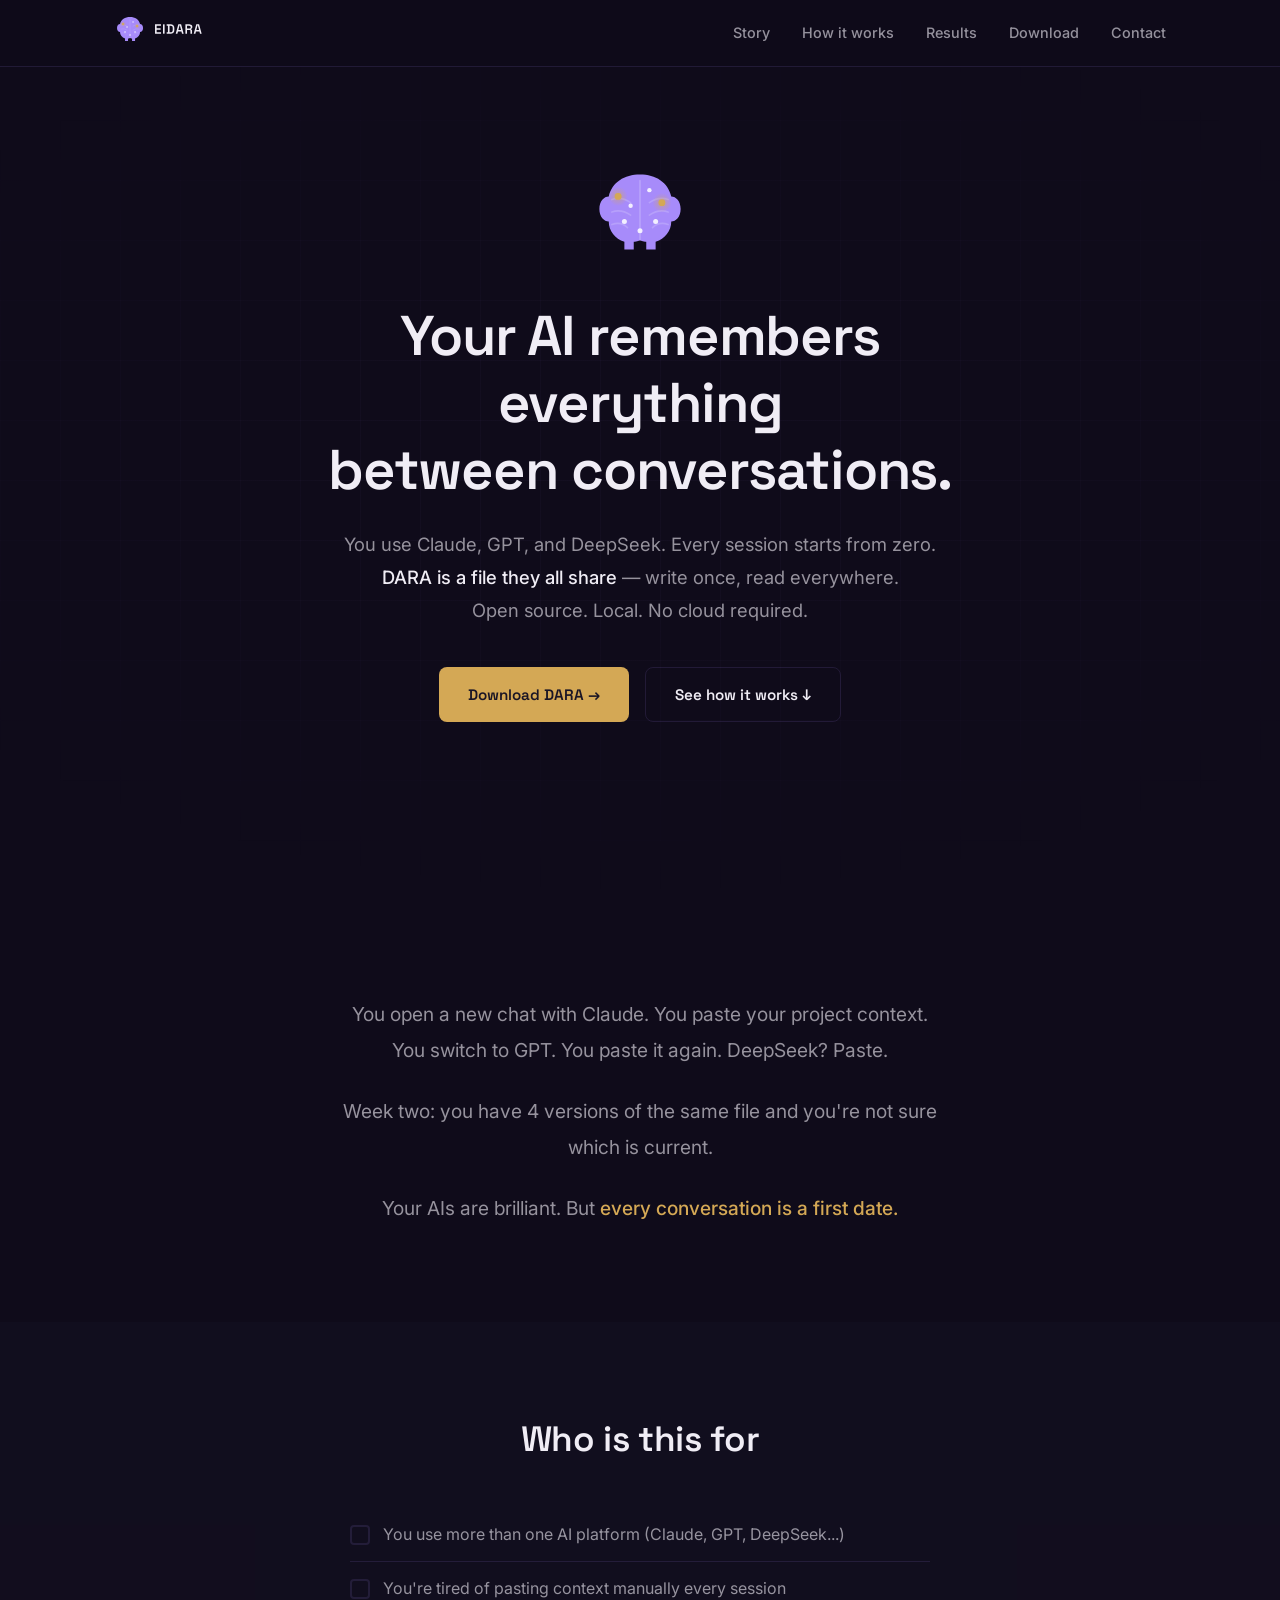
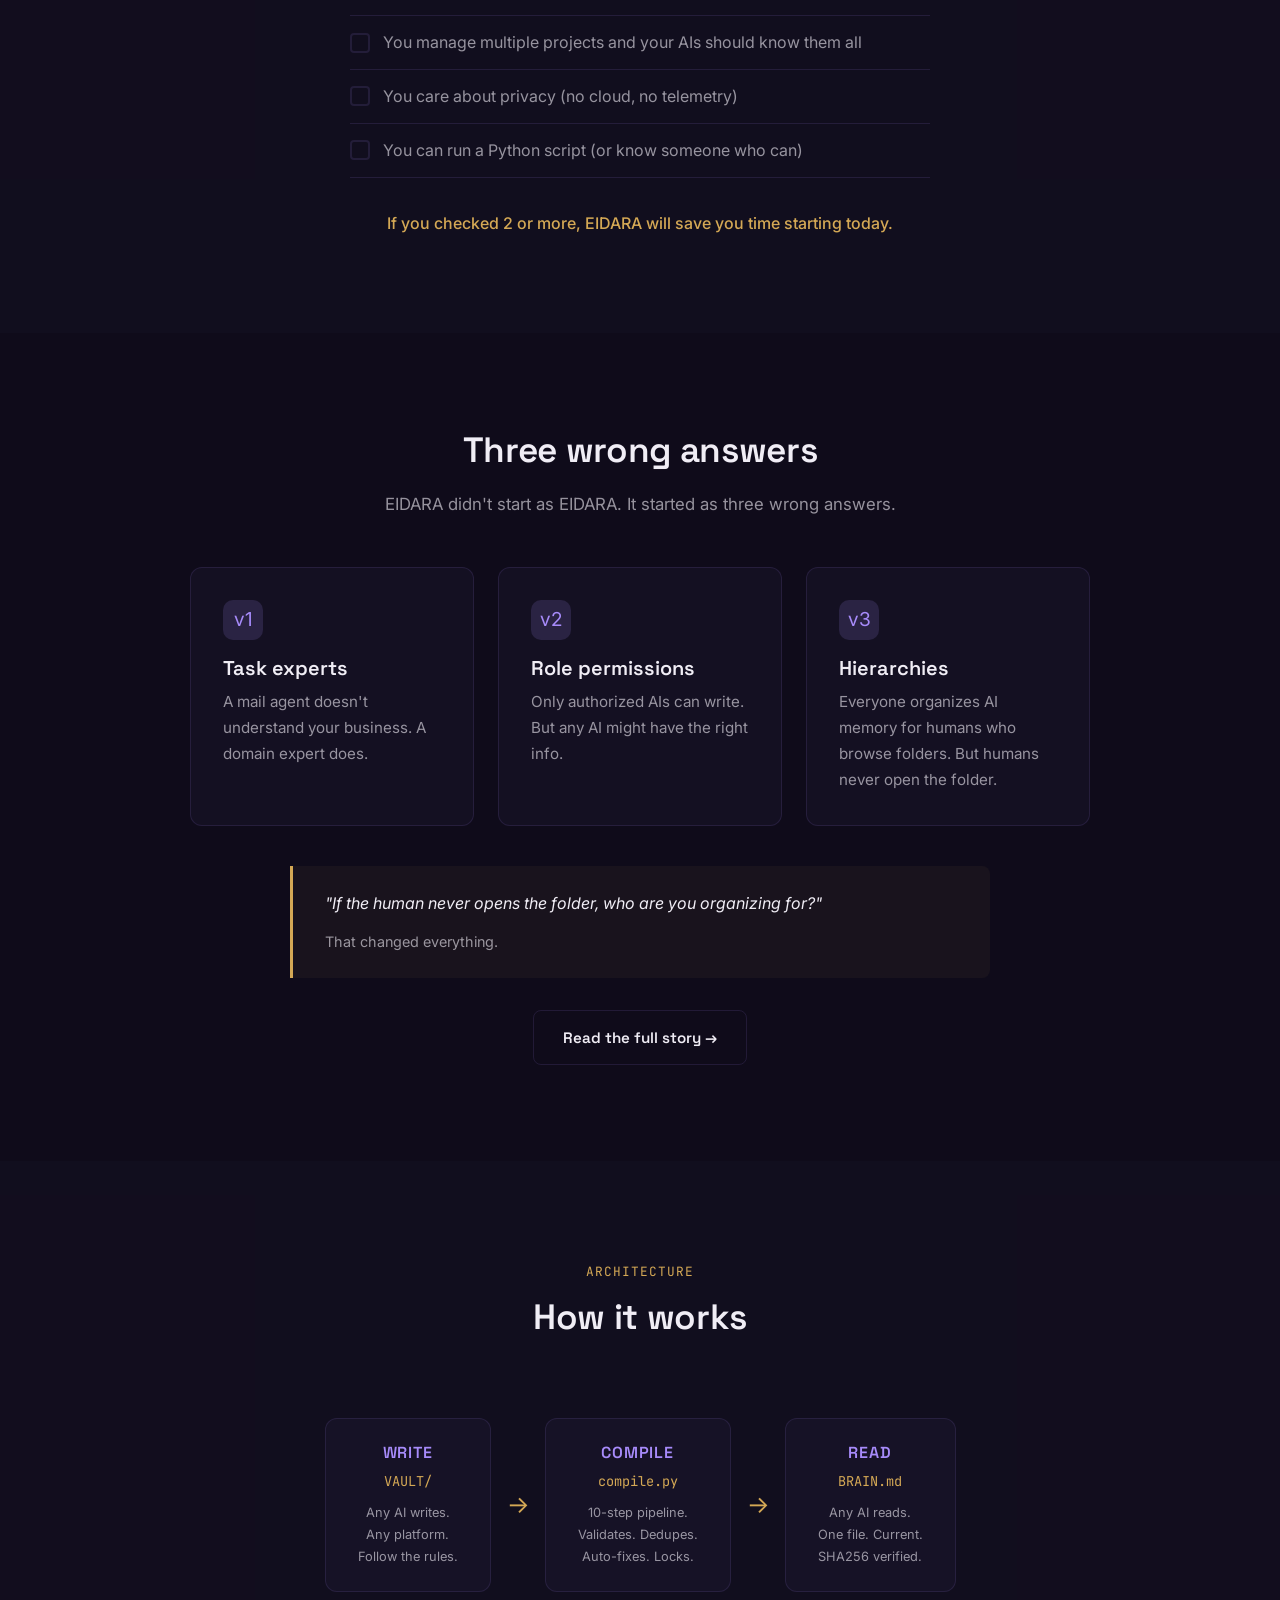
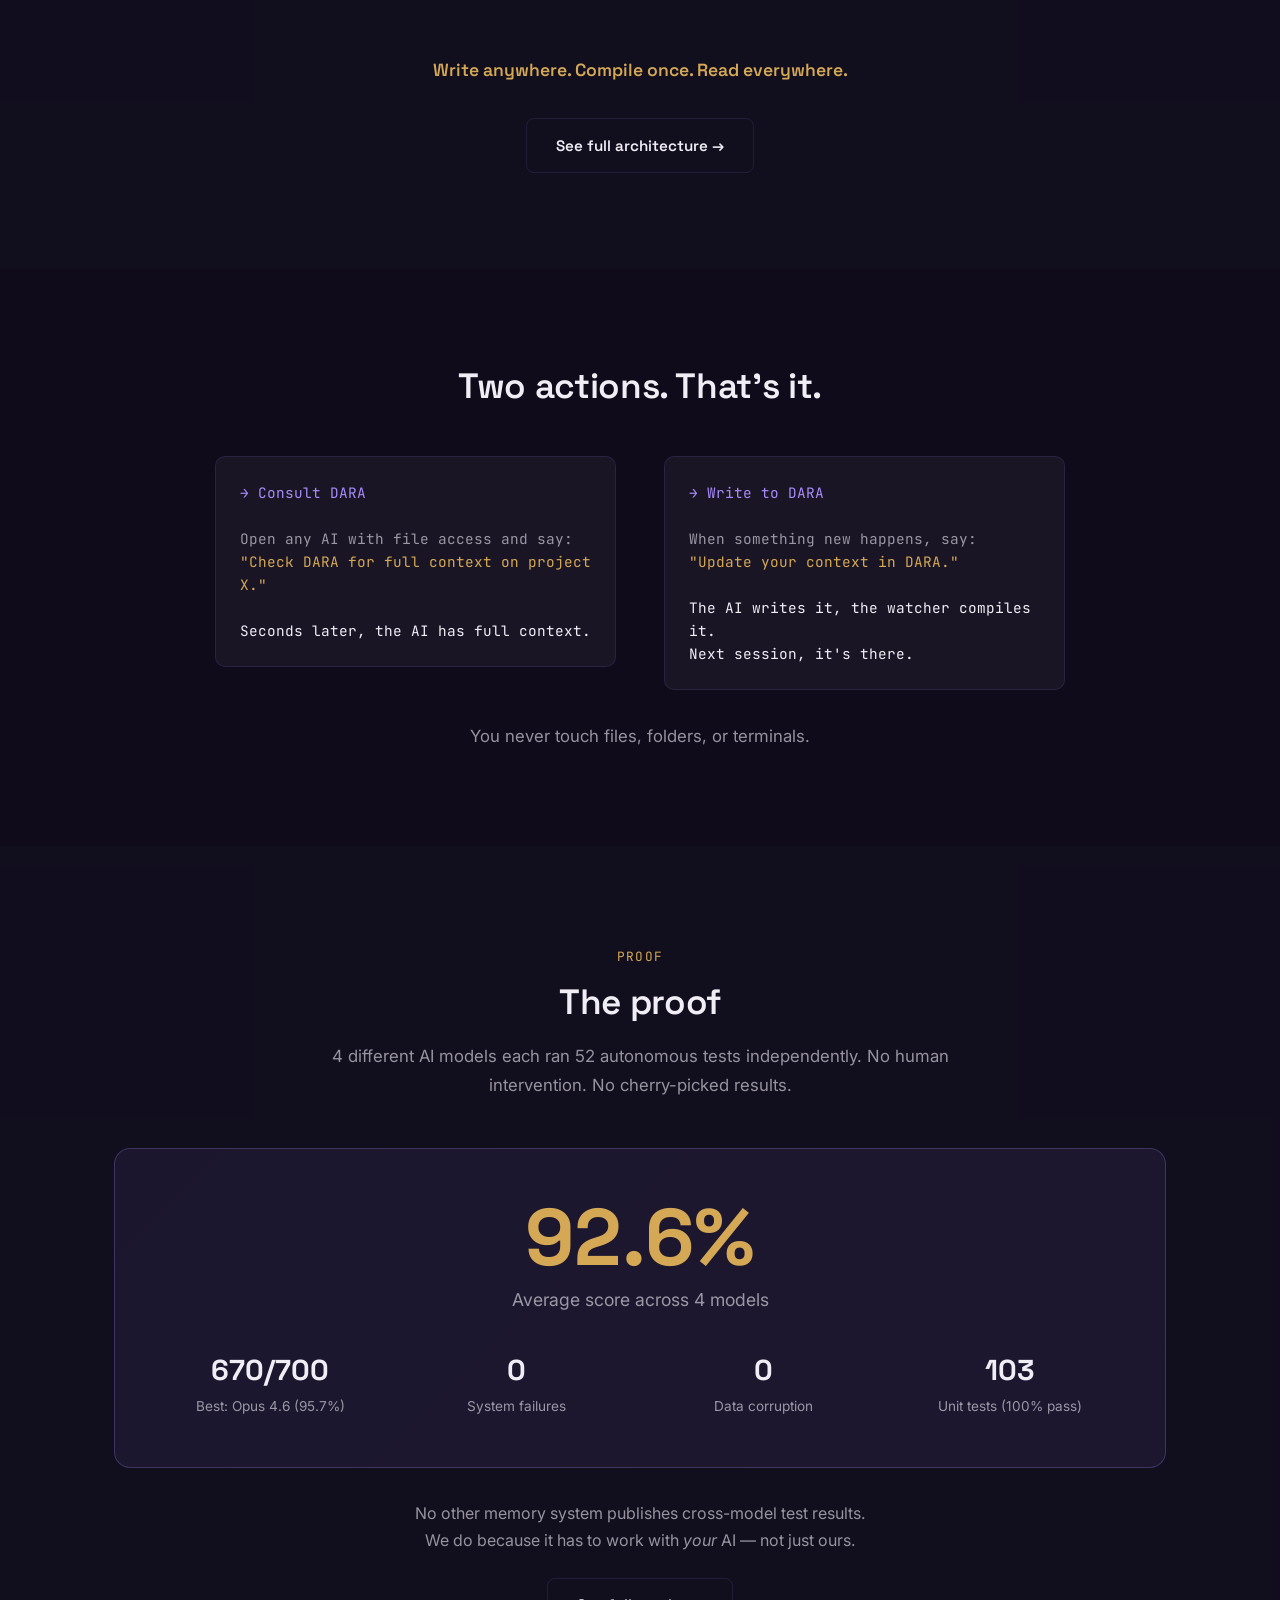
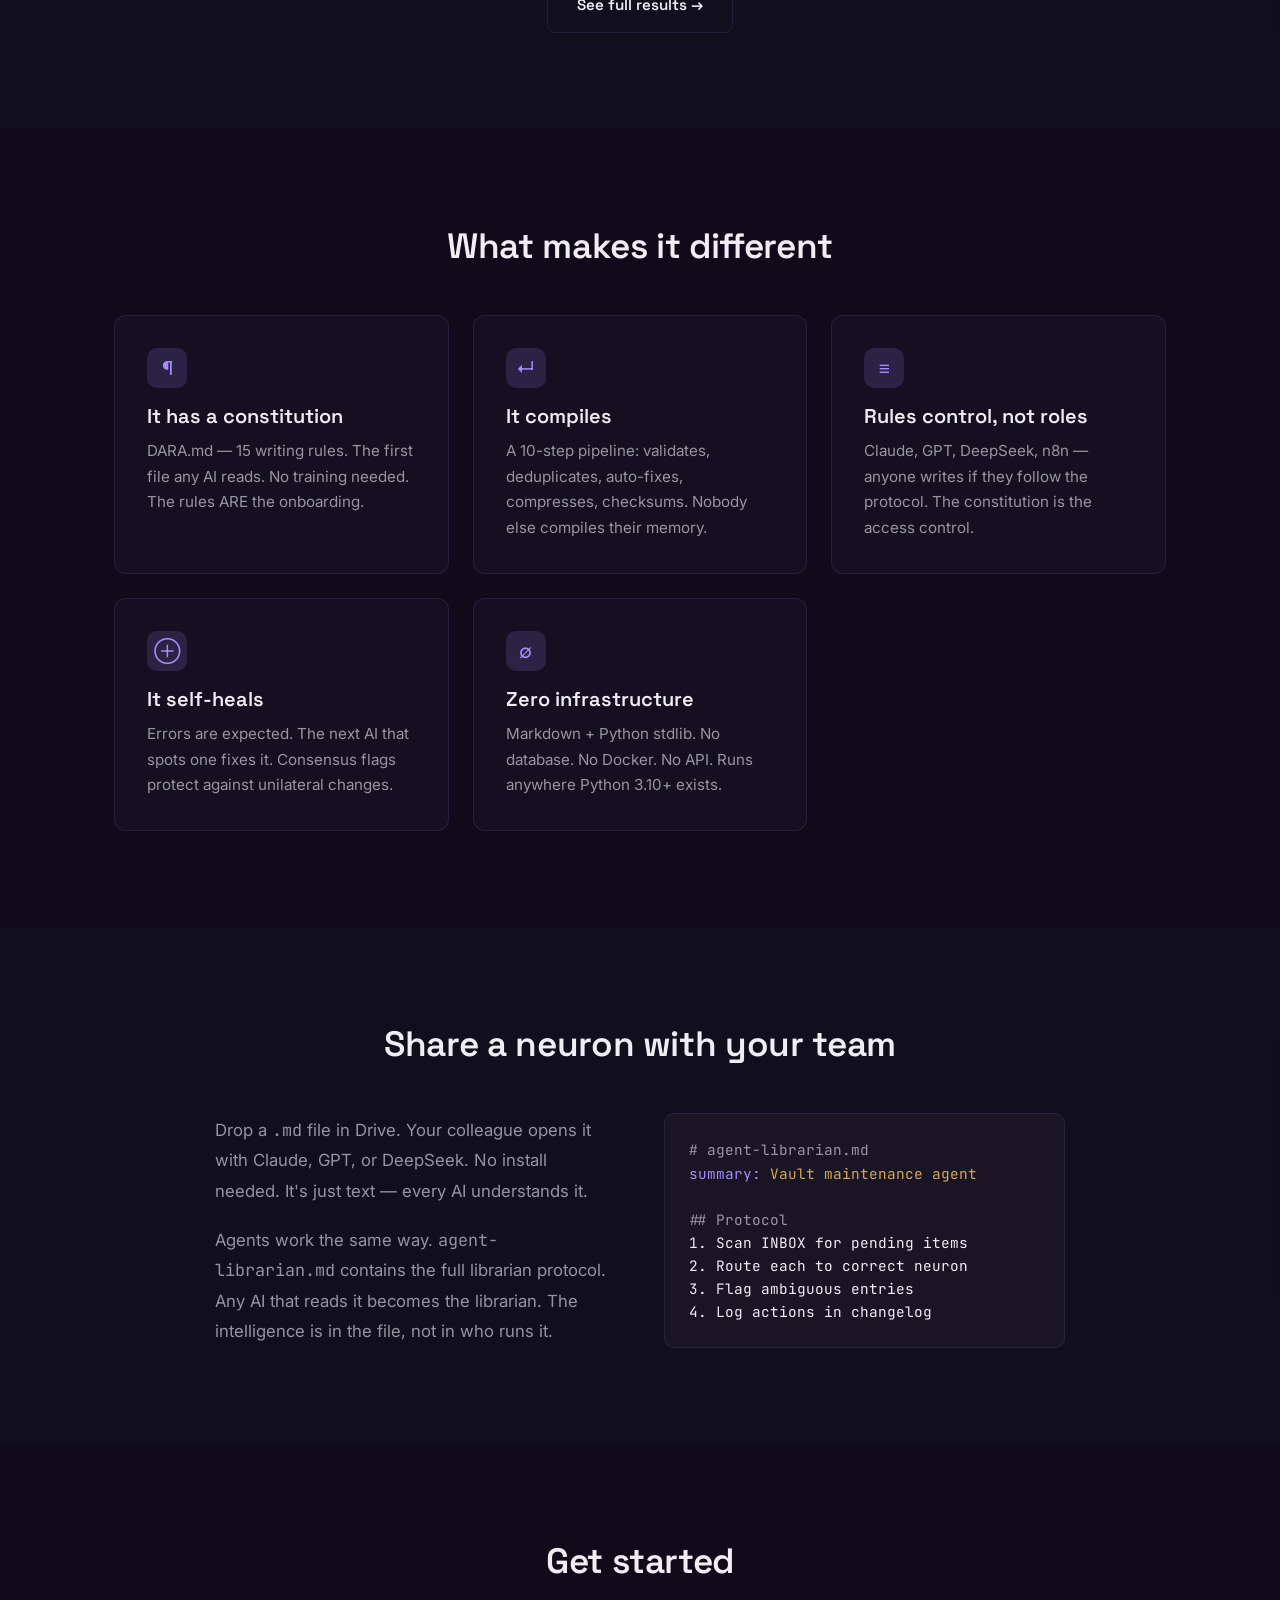
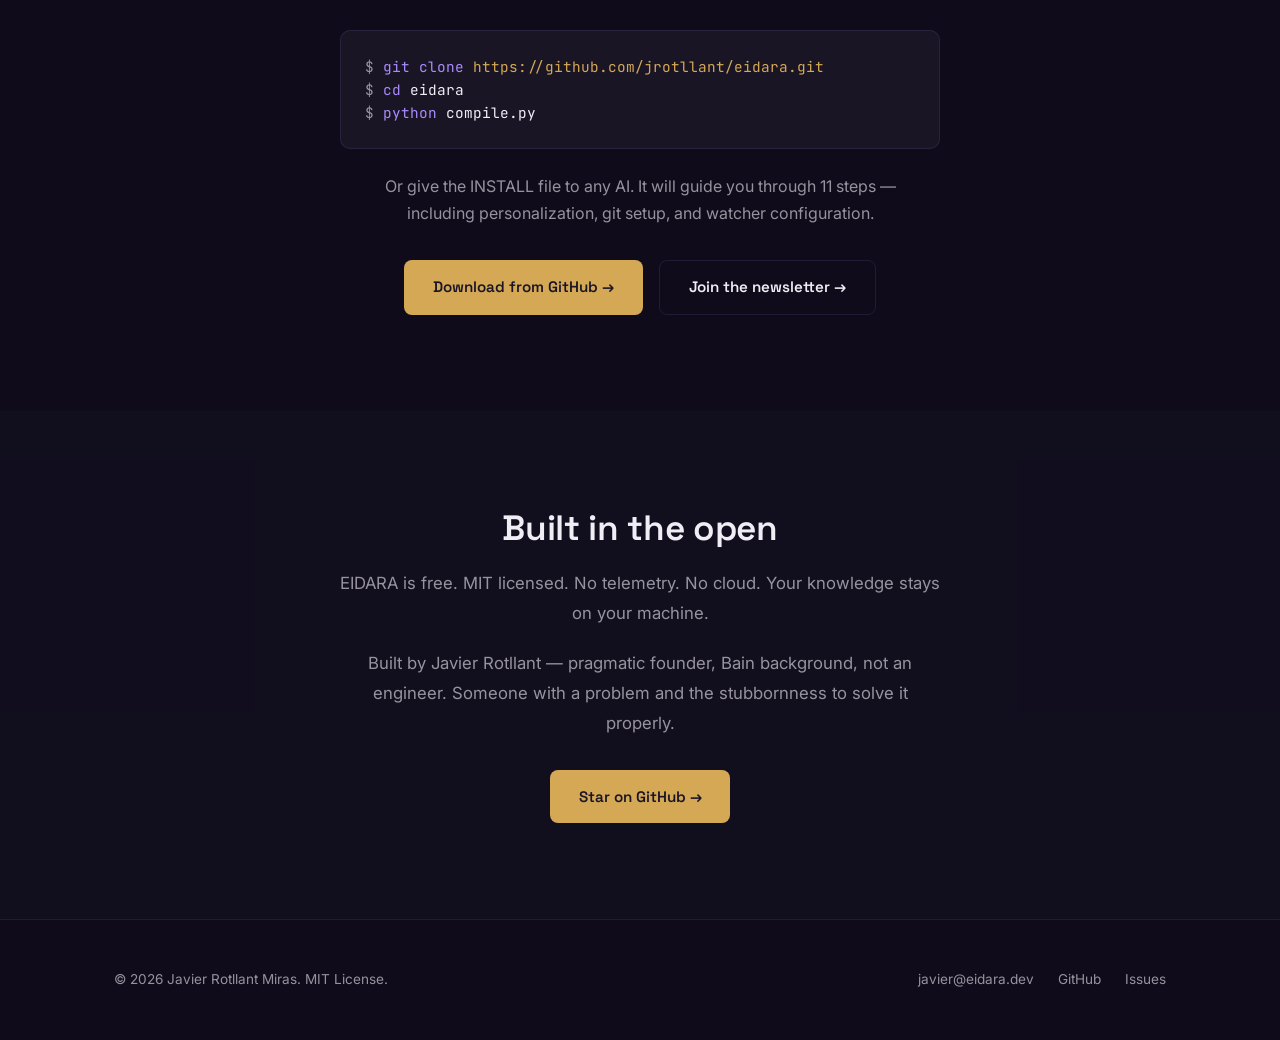
<file: index.html>
<!DOCTYPE html>
<html lang="en">
<head>
  <meta charset="UTF-8">
  <meta name="viewport" content="width=device-width, initial-scale=1.0">
  <title>EIDARA — Open-Source AI Memory System</title>
  <meta name="description" content="Your AI remembers everything between conversations. Persistent compiled memory for Claude, GPT, DeepSeek. Tested across 4 models. Average score: 92.6%.">
  <meta name="keywords" content="AI memory, persistent context, Claude, GPT, DeepSeek, open source, local, markdown">
  <link rel="canonical" href="https://eidara.dev/">

  <!-- Open Graph -->
  <meta property="og:title" content="EIDARA — Your AI Remembers Everything Between Conversations">
  <meta property="og:description" content="Your AI remembers everything between conversations. Tested across 4 models. Average score: 92%.">
  <meta property="og:url" content="https://eidara.dev/">
  <meta property="og:type" content="website">
  <meta property="og:image" content="https://eidara.dev/og-image.png">
  <meta property="og:site_name" content="EIDARA">

  <!-- Twitter Card -->
  <meta name="twitter:card" content="summary_large_image">
  <meta name="twitter:title" content="EIDARA — Your AI Remembers Everything Between Conversations">
  <meta name="twitter:description" content="Persistent compiled memory for any AI. Open source. Local. No cloud required.">
  <meta name="twitter:image" content="https://eidara.dev/og-image.png">

  <!-- Favicon -->
  <link rel="icon" type="image/svg+xml" href="/favicon.svg">

  <link rel="stylesheet" href="/styles.css">

  <!-- JSON-LD -->
  <script type="application/ld+json">
  {
    "@context": "https://schema.org",
    "@type": "SoftwareApplication",
    "name": "EIDARA",
    "description": "Persistent compiled memory system for AI. Any AI writes structured markdown files. A compiler produces a single optimized file that any AI reads cold.",
    "url": "https://eidara.dev",
    "applicationCategory": "DeveloperApplication",
    "operatingSystem": "Cross-platform",
    "offers": {
      "@type": "Offer",
      "price": "0",
      "priceCurrency": "USD"
    },
    "author": {
      "@type": "Person",
      "name": "Javier Rotllant Miras",
      "url": "https://github.com/jrotllant"
    },
    "license": "https://opensource.org/licenses/MIT",
    "codeRepository": "https://github.com/jrotllant/eidara"
  }
  </script>
</head>
<body>

  <!-- NAV -->
  <nav class="nav">
    <div class="nav-inner">
      <a href="/" class="nav-logo">
        <img src="/assets/eidara-lockup-dark.svg" alt="EIDARA" height="32">
      </a>
      <ul class="nav-links">
        <li><a href="/story/" >Story</a></li>
        <li><a href="/how-it-works/">How it works</a></li>
        <li><a href="/results/">Results</a></li>
        <li><a href="/download/">Download</a></li>
        <li><a href="#footer">Contact</a></li>
      </ul>
      <button class="hamburger" aria-label="Menu" onclick="toggleMenu()">
        <span></span><span></span><span></span>
      </button>
    </div>
  </nav>
  <div class="mobile-menu" id="mobileMenu">
    <a href="/story/" onclick="toggleMenu()">Story</a>
    <a href="/how-it-works/" onclick="toggleMenu()">How it works</a>
    <a href="/results/" onclick="toggleMenu()">Results</a>
    <a href="/download/" onclick="toggleMenu()">Download</a>
    <a href="#footer" onclick="toggleMenu()">Contact</a>
  </div>

  <!-- HERO -->
  <section class="hero">
    <div class="hero-grid"></div>
    <div class="hero-content container">
      <svg class="hero-mark" viewBox="0 0 64 64" fill="none" xmlns="http://www.w3.org/2000/svg" width="100" height="100">
        <defs>
          <radialGradient id="halo-h1" cx="0.5" cy="0.5" r="0.5">
            <stop offset="0%" stop-color="#D4A855" stop-opacity="0.55"/>
            <stop offset="100%" stop-color="#D4A855" stop-opacity="0"/>
          </radialGradient>
          <radialGradient id="halo-h2" cx="0.5" cy="0.5" r="0.5">
            <stop offset="0%" stop-color="#D4A855" stop-opacity="0.55"/>
            <stop offset="100%" stop-color="#D4A855" stop-opacity="0"/>
          </radialGradient>
        </defs>
        <path d="M 32 8 C 22 8, 14 13, 12 22 C 9 22, 6 25, 6 30 C 6 35, 9 38, 12 38 C 12 44, 16 49, 22 51 L 22 56 L 28 56 L 28 51 C 30 51, 32 50, 32 50 C 32 50, 34 51, 36 51 L 36 56 L 42 56 L 42 51 C 48 49, 52 44, 52 38 C 55 38, 58 35, 58 30 C 58 25, 55 22, 52 22 C 50 13, 42 8, 32 8 Z" fill="#A78BFA"/>
        <path d="M 32 12 L 32 50" stroke="rgba(255,255,255,0.18)" stroke-width="1.2" stroke-linecap="round"/>
        <path d="M 14 24 Q 20 22, 26 26" stroke="rgba(255,255,255,0.18)" stroke-width="1.1" stroke-linecap="round" fill="none"/>
        <path d="M 14 32 Q 20 30, 26 34" stroke="rgba(255,255,255,0.18)" stroke-width="1.1" stroke-linecap="round" fill="none"/>
        <path d="M 14 40 Q 20 38, 24 42" stroke="rgba(255,255,255,0.18)" stroke-width="1.1" stroke-linecap="round" fill="none"/>
        <path d="M 38 26 Q 44 22, 50 24" stroke="rgba(255,255,255,0.18)" stroke-width="1.1" stroke-linecap="round" fill="none"/>
        <path d="M 38 34 Q 44 30, 50 32" stroke="rgba(255,255,255,0.18)" stroke-width="1.1" stroke-linecap="round" fill="none"/>
        <path d="M 40 42 Q 44 38, 50 40" stroke="rgba(255,255,255,0.18)" stroke-width="1.1" stroke-linecap="round" fill="none"/>
        <circle cx="18" cy="22" r="6.16" fill="url(#halo-h1)"/>
        <circle cx="18" cy="22" r="2.2" fill="#D4A855" class="node-gold"/>
        <circle cx="26" cy="28" r="1.4" fill="rgba(255,255,255,0.85)"/>
        <circle cx="22" cy="38" r="1.6" fill="rgba(255,255,255,0.85)"/>
        <circle cx="38" cy="18" r="1.4" fill="rgba(255,255,255,0.85)"/>
        <circle cx="46" cy="26" r="6.16" fill="url(#halo-h2)"/>
        <circle cx="46" cy="26" r="2.2" fill="#D4A855" class="node-gold"/>
        <circle cx="42" cy="38" r="1.6" fill="rgba(255,255,255,0.85)"/>
        <circle cx="32" cy="44" r="1.6" fill="rgba(255,255,255,0.85)"/>
      </svg>
      <h1>Your AI remembers everything<br>between conversations.</h1>
      <p class="hero-sub">
        You use Claude, GPT, and DeepSeek. Every session starts from zero.<br>
        <strong>DARA is a file they all share</strong> — write once, read everywhere.<br>
        Open source. Local. No cloud required.
      </p>
      <div class="btn-group">
        <a href="/download/" class="btn btn-primary">Download DARA &rarr;</a>
        <a href="#how-it-works" class="btn btn-secondary">See how it works &darr;</a>
      </div>
    </div>
  </section>

  <!-- PAIN -->
  <section class="section-dark">
    <div class="container reveal">
      <div class="pain-text">
        <p>You open a new chat with Claude. You paste your project context.<br>
        You switch to GPT. You paste it again. DeepSeek? Paste.</p>
        <p style="margin-top:1.5rem;">Week two: you have 4 versions of the same file and you're not sure which is current.</p>
        <p style="margin-top:1.5rem;">Your AIs are brilliant. But <em>every conversation is a first date.</em></p>
      </div>
    </div>
  </section>

  <!-- WHO IS THIS FOR -->
  <section class="section-subtle">
    <div class="container reveal">
      <div class="section-header">
        <h2>Who is this for</h2>
      </div>
      <ul class="checklist" style="max-width:580px; margin:0 auto;">
        <li>You use more than one AI platform (Claude, GPT, DeepSeek...)</li>
        <li>You're tired of pasting context manually every session</li>
        <li>You manage multiple projects and your AIs should know them all</li>
        <li>You care about privacy (no cloud, no telemetry)</li>
        <li>You can run a Python script (or know someone who can)</li>
      </ul>
      <p style="text-align:center; margin-top:2rem; color:var(--gold); font-weight:500;">If you checked 2 or more, EIDARA will save you time starting today.</p>
    </div>
  </section>

  <!-- THREE WRONG ANSWERS -->
  <section class="section-dark">
    <div class="container reveal">
      <div class="section-header">
        <h2>Three wrong answers</h2>
        <p>EIDARA didn't start as EIDARA. It started as three wrong answers.</p>
      </div>
      <div class="cards-grid" style="max-width:900px; margin:0 auto;">
        <div class="card">
          <div class="card-icon">v1</div>
          <h3>Task experts</h3>
          <p>A mail agent doesn't understand your business. A domain expert does.</p>
        </div>
        <div class="card">
          <div class="card-icon">v2</div>
          <h3>Role permissions</h3>
          <p>Only authorized AIs can write. But any AI might have the right info.</p>
        </div>
        <div class="card">
          <div class="card-icon">v3</div>
          <h3>Hierarchies</h3>
          <p>Everyone organizes AI memory for humans who browse folders. But humans never open the folder.</p>
        </div>
      </div>
      <div class="quote" style="max-width:700px; margin:2.5rem auto 0;">
        <p>"If the human never opens the folder, who are you organizing for?"</p>
        <cite>That changed everything.</cite>
      </div>
      <div style="text-align:center; margin-top:2rem;">
        <a href="/story/" class="btn btn-secondary">Read the full story &rarr;</a>
      </div>
    </div>
  </section>

  <!-- HOW IT WORKS -->
  <section class="section-subtle" id="how-it-works">
    <div class="container reveal">
      <div class="section-header">
        <span class="section-tag">Architecture</span>
        <h2>How it works</h2>
      </div>
      <div class="flow">
        <div class="flow-box">
          <h4>WRITE</h4>
          <span class="mono">VAULT/</span>
          <p>Any AI writes.<br>Any platform.<br>Follow the rules.</p>
        </div>
        <span class="flow-arrow">&rarr;</span>
        <div class="flow-box">
          <h4>COMPILE</h4>
          <span class="mono">compile.py</span>
          <p>10-step pipeline.<br>Validates. Dedupes.<br>Auto-fixes. Locks.</p>
        </div>
        <span class="flow-arrow">&rarr;</span>
        <div class="flow-box">
          <h4>READ</h4>
          <span class="mono">BRAIN.md</span>
          <p>Any AI reads.<br>One file. Current.<br>SHA256 verified.</p>
        </div>
      </div>
      <p style="text-align:center; margin-top:2rem; color:var(--gold); font-family:'Space Grotesk',sans-serif; font-size:1.1rem; font-weight:600;">Write anywhere. Compile once. Read everywhere.</p>
      <div style="text-align:center; margin-top:2rem;">
        <a href="/how-it-works/" class="btn btn-secondary">See full architecture &rarr;</a>
      </div>
    </div>
  </section>

  <!-- TWO ACTIONS -->
  <section class="section-dark">
    <div class="container reveal">
      <div class="section-header">
        <h2>Two actions. That's it.</h2>
      </div>
      <div class="two-col" style="max-width:850px; margin:0 auto;">
        <div class="code-block">
          <code><span class="keyword">&rarr; Consult DARA</span><br><br><span class="comment">Open any AI with file access and say:</span><br><span class="string">"Check DARA for full context on project X."</span><br><br>Seconds later, the AI has full context.</code>
        </div>
        <div class="code-block">
          <code><span class="keyword">&rarr; Write to DARA</span><br><br><span class="comment">When something new happens, say:</span><br><span class="string">"Update your context in DARA."</span><br><br>The AI writes it, the watcher compiles it.<br>Next session, it's there.</code>
        </div>
      </div>
      <p style="text-align:center; margin-top:2rem; color:var(--text-muted); font-size:1.05rem;">You never touch files, folders, or terminals.</p>
    </div>
  </section>

  <!-- THE PROOF -->
  <section class="section-subtle">
    <div class="container reveal">
      <div class="section-header">
        <span class="section-tag">Proof</span>
        <h2>The proof</h2>
        <p>4 different AI models each ran 52 autonomous tests independently. No human intervention. No cherry-picked results.</p>
      </div>
      <div class="stats-box">
        <div class="stats-number">92.6%</div>
        <div class="stats-label">Average score across 4 models</div>
        <div class="stats-grid">
          <div class="stat-item">
            <div class="stat-value">670/700</div>
            <div class="stat-desc">Best: Opus 4.6 (95.7%)</div>
          </div>
          <div class="stat-item">
            <div class="stat-value">0</div>
            <div class="stat-desc">System failures</div>
          </div>
          <div class="stat-item">
            <div class="stat-value">0</div>
            <div class="stat-desc">Data corruption</div>
          </div>
          <div class="stat-item">
            <div class="stat-value">103</div>
            <div class="stat-desc">Unit tests (100% pass)</div>
          </div>
        </div>
      </div>
      <p style="text-align:center; margin-top:2rem; color:var(--text-muted);">No other memory system publishes cross-model test results.<br>We do because it has to work with <em>your</em> AI — not just ours.</p>
      <div style="text-align:center; margin-top:1.5rem;">
        <a href="/results/" class="btn btn-secondary">See full results &rarr;</a>
      </div>
    </div>
  </section>

  <!-- WHAT MAKES IT DIFFERENT -->
  <section class="section-dark">
    <div class="container reveal">
      <div class="section-header">
        <h2>What makes it different</h2>
      </div>
      <div class="cards-grid">
        <div class="card">
          <div class="card-icon">&para;</div>
          <h3>It has a constitution</h3>
          <p>DARA.md — 15 writing rules. The first file any AI reads. No training needed. The rules ARE the onboarding.</p>
        </div>
        <div class="card">
          <div class="card-icon">&crarr;</div>
          <h3>It compiles</h3>
          <p>A 10-step pipeline: validates, deduplicates, auto-fixes, compresses, checksums. Nobody else compiles their memory.</p>
        </div>
        <div class="card">
          <div class="card-icon">&equiv;</div>
          <h3>Rules control, not roles</h3>
          <p>Claude, GPT, DeepSeek, n8n — anyone writes if they follow the protocol. The constitution is the access control.</p>
        </div>
        <div class="card">
          <div class="card-icon">&oplus;</div>
          <h3>It self-heals</h3>
          <p>Errors are expected. The next AI that spots one fixes it. Consensus flags protect against unilateral changes.</p>
        </div>
        <div class="card">
          <div class="card-icon">&empty;</div>
          <h3>Zero infrastructure</h3>
          <p>Markdown + Python stdlib. No database. No Docker. No API. Runs anywhere Python 3.10+ exists.</p>
        </div>
      </div>
    </div>
  </section>

  <!-- SHARE A NEURON -->
  <section class="section-subtle">
    <div class="container reveal">
      <div class="section-header">
        <h2>Share a neuron with your team</h2>
      </div>
      <div class="two-col" style="max-width:850px; margin:0 auto; align-items:center;">
        <div>
          <p style="color:var(--text-muted); font-size:1.05rem; line-height:1.8;">
            Drop a <code>.md</code> file in Drive. Your colleague opens it with Claude, GPT, or DeepSeek. No install needed. It's just text — every AI understands it.
          </p>
          <p style="color:var(--text-muted); font-size:1.05rem; line-height:1.8; margin-top:1.2rem;">
            Agents work the same way. <code>agent-librarian.md</code> contains the full librarian protocol. Any AI that reads it becomes the librarian. The intelligence is in the file, not in who runs it.
          </p>
        </div>
        <div class="code-block">
          <code><span class="comment"># agent-librarian.md</span><br><span class="keyword">summary:</span> <span class="string">Vault maintenance agent</span><br><br><span class="comment">## Protocol</span><br>1. Scan INBOX for pending items<br>2. Route each to correct neuron<br>3. Flag ambiguous entries<br>4. Log actions in changelog</code>
        </div>
      </div>
    </div>
  </section>

  <!-- GET STARTED -->
  <section class="section-dark">
    <div class="container reveal">
      <div class="section-header">
        <h2>Get started</h2>
      </div>
      <div class="code-block" style="max-width:600px; margin:0 auto;">
        <code><span class="comment">$</span> <span class="keyword">git clone</span> <span class="string">https://github.com/jrotllant/eidara.git</span><br><span class="comment">$</span> <span class="keyword">cd</span> eidara<br><span class="comment">$</span> <span class="keyword">python</span> compile.py</code>
      </div>
      <p style="text-align:center; margin-top:1.5rem; color:var(--text-muted); max-width:550px; margin-left:auto; margin-right:auto;">
        Or give the INSTALL file to any AI. It will guide you through 11 steps — including personalization, git setup, and watcher configuration.
      </p>
      <div class="btn-group" style="margin-top:2rem;">
        <a href="https://github.com/jrotllant/eidara" class="btn btn-primary" target="_blank" rel="noopener">Download from GitHub &rarr;</a>
        <a href="/download/#newsletter" class="btn btn-secondary">Join the newsletter &rarr;</a>
      </div>
    </div>
  </section>

  <!-- BUILT IN THE OPEN -->
  <section class="section-subtle">
    <div class="container reveal" style="text-align:center; max-width:650px; margin:0 auto;">
      <h2>Built in the open</h2>
      <p style="color:var(--text-muted); font-size:1.05rem; line-height:1.8; margin-top:1.2rem;">
        EIDARA is free. MIT licensed. No telemetry. No cloud. Your knowledge stays on your machine.
      </p>
      <p style="color:var(--text-muted); font-size:1.05rem; line-height:1.8; margin-top:1.2rem;">
        Built by Javier Rotllant — pragmatic founder, Bain background, not an engineer. Someone with a problem and the stubbornness to solve it properly.
      </p>
      <div style="margin-top:2rem;">
        <a href="https://github.com/jrotllant/eidara" class="btn btn-primary" target="_blank" rel="noopener">Star on GitHub &rarr;</a>
      </div>
    </div>
  </section>

  <!-- SUPPORT (commented, ready for GitHub Sponsors) -->
  <!-- SUPPORT: uncomment when GitHub Sponsors is live
  <section id="support">
    <div class="container" style="text-align:center;">
      <h2>Support EIDARA</h2>
      <p style="color:var(--text-muted);">Free forever. If it saves you time, consider sponsoring.</p>
      <a href="https://github.com/sponsors/jrotllant" class="btn btn-secondary">Sponsor &rarr;</a>
    </div>
  </section>
  -->

  <!-- FOOTER -->
  <footer class="footer" id="footer">
    <div class="footer-inner">
      <span>&copy; 2026 Javier Rotllant Miras. MIT License.</span>
      <div class="footer-links">
        <a href="mailto:javier@eidara.dev">javier@eidara.dev</a>
        <a href="https://github.com/jrotllant/eidara" target="_blank" rel="noopener">GitHub</a>
        <a href="https://github.com/jrotllant/eidara/issues" target="_blank" rel="noopener">Issues</a>
      </div>
    </div>
  </footer>

  <!-- JS -->
  <script>
    // Mobile menu
    function toggleMenu() {
      document.getElementById('mobileMenu').classList.toggle('open');
      document.querySelector('.hamburger').classList.toggle('open');
    }

    // Scroll reveal
    const reveals = document.querySelectorAll('.reveal');
    const observer = new IntersectionObserver((entries) => {
      entries.forEach(entry => {
        if (entry.isIntersecting) {
          entry.target.classList.add('visible');
        }
      });
    }, { threshold: 0.1 });
    reveals.forEach(el => observer.observe(el));

    // FAQ accordion (for download page, but harmless here)
    document.querySelectorAll('.faq-q').forEach(q => {
      q.addEventListener('click', () => {
        q.parentElement.classList.toggle('open');
      });
    });
  </script>

  <!-- Cloudflare Web Analytics -->
  <!-- <script defer src='https://static.cloudflareinsights.com/beacon.min.js' data-cf-beacon='{"token": "YOUR_TOKEN"}'></script> -->
</body>
</html>
</file>
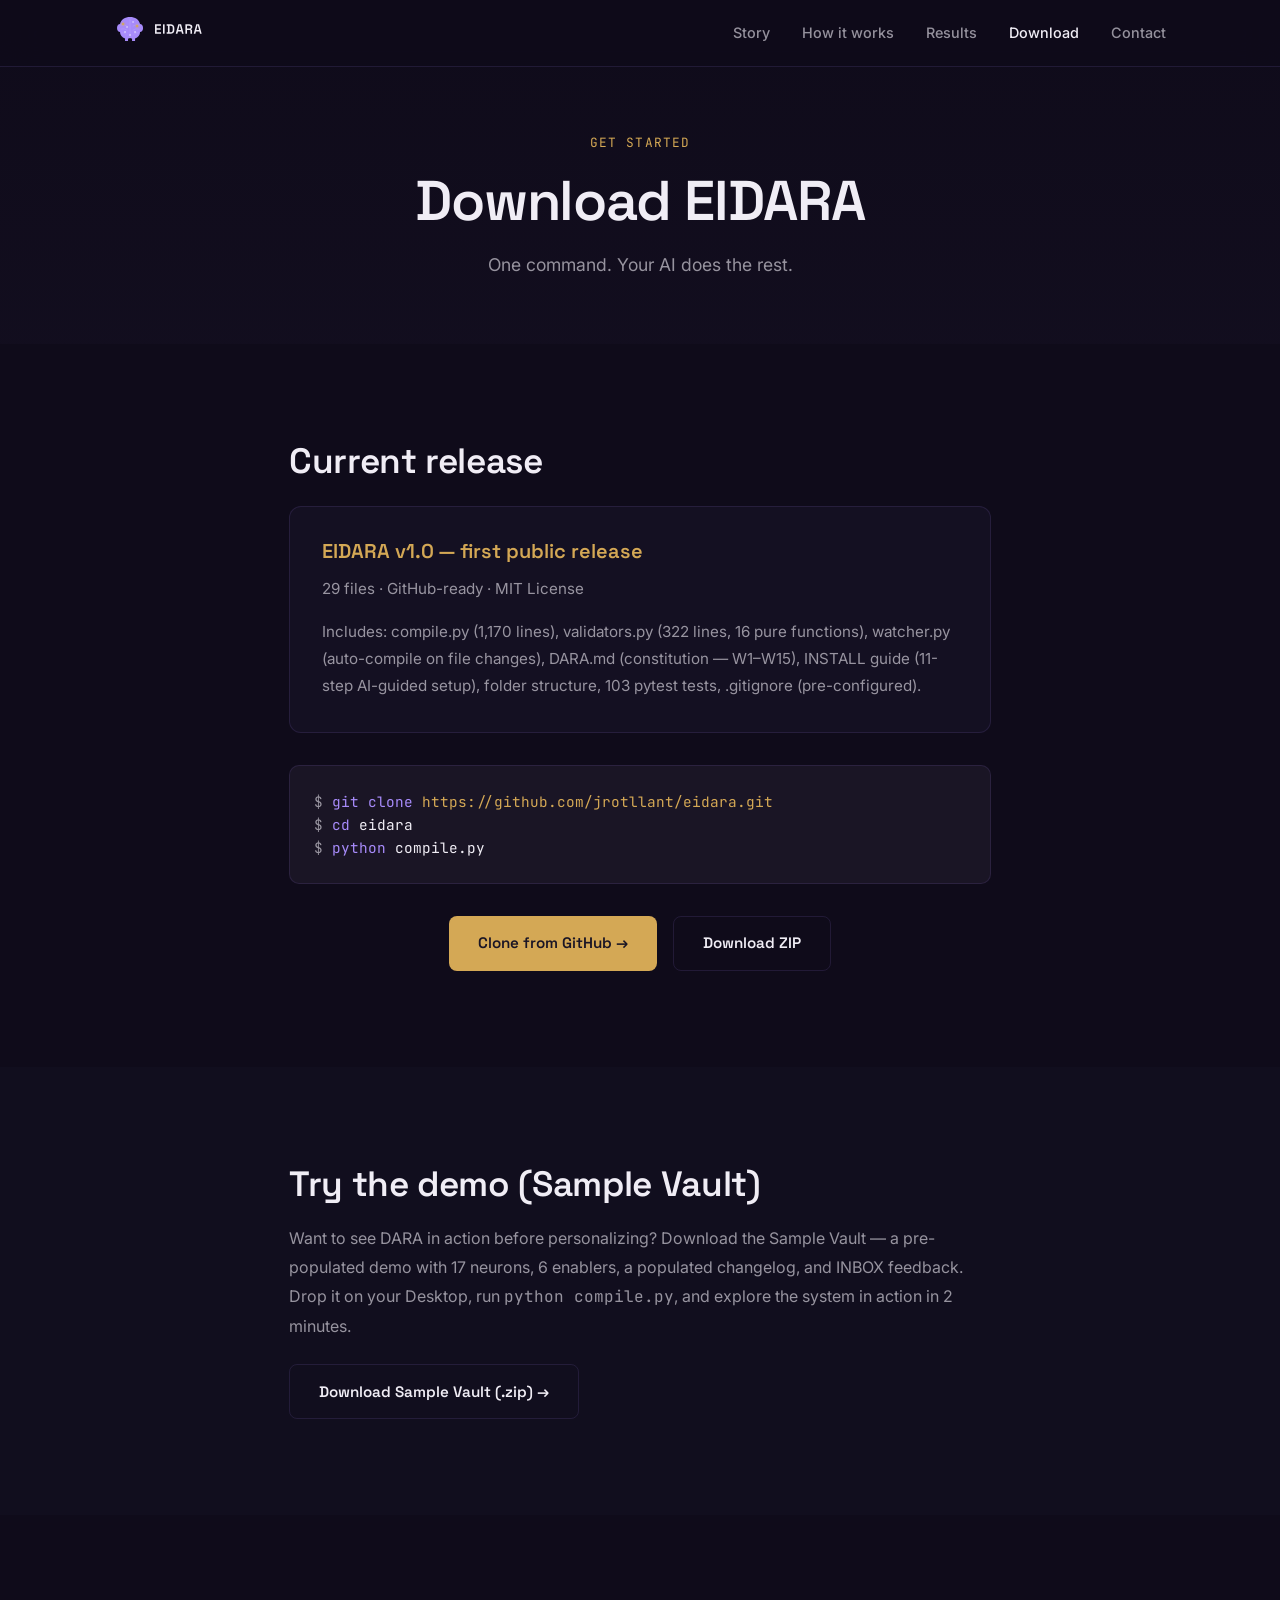
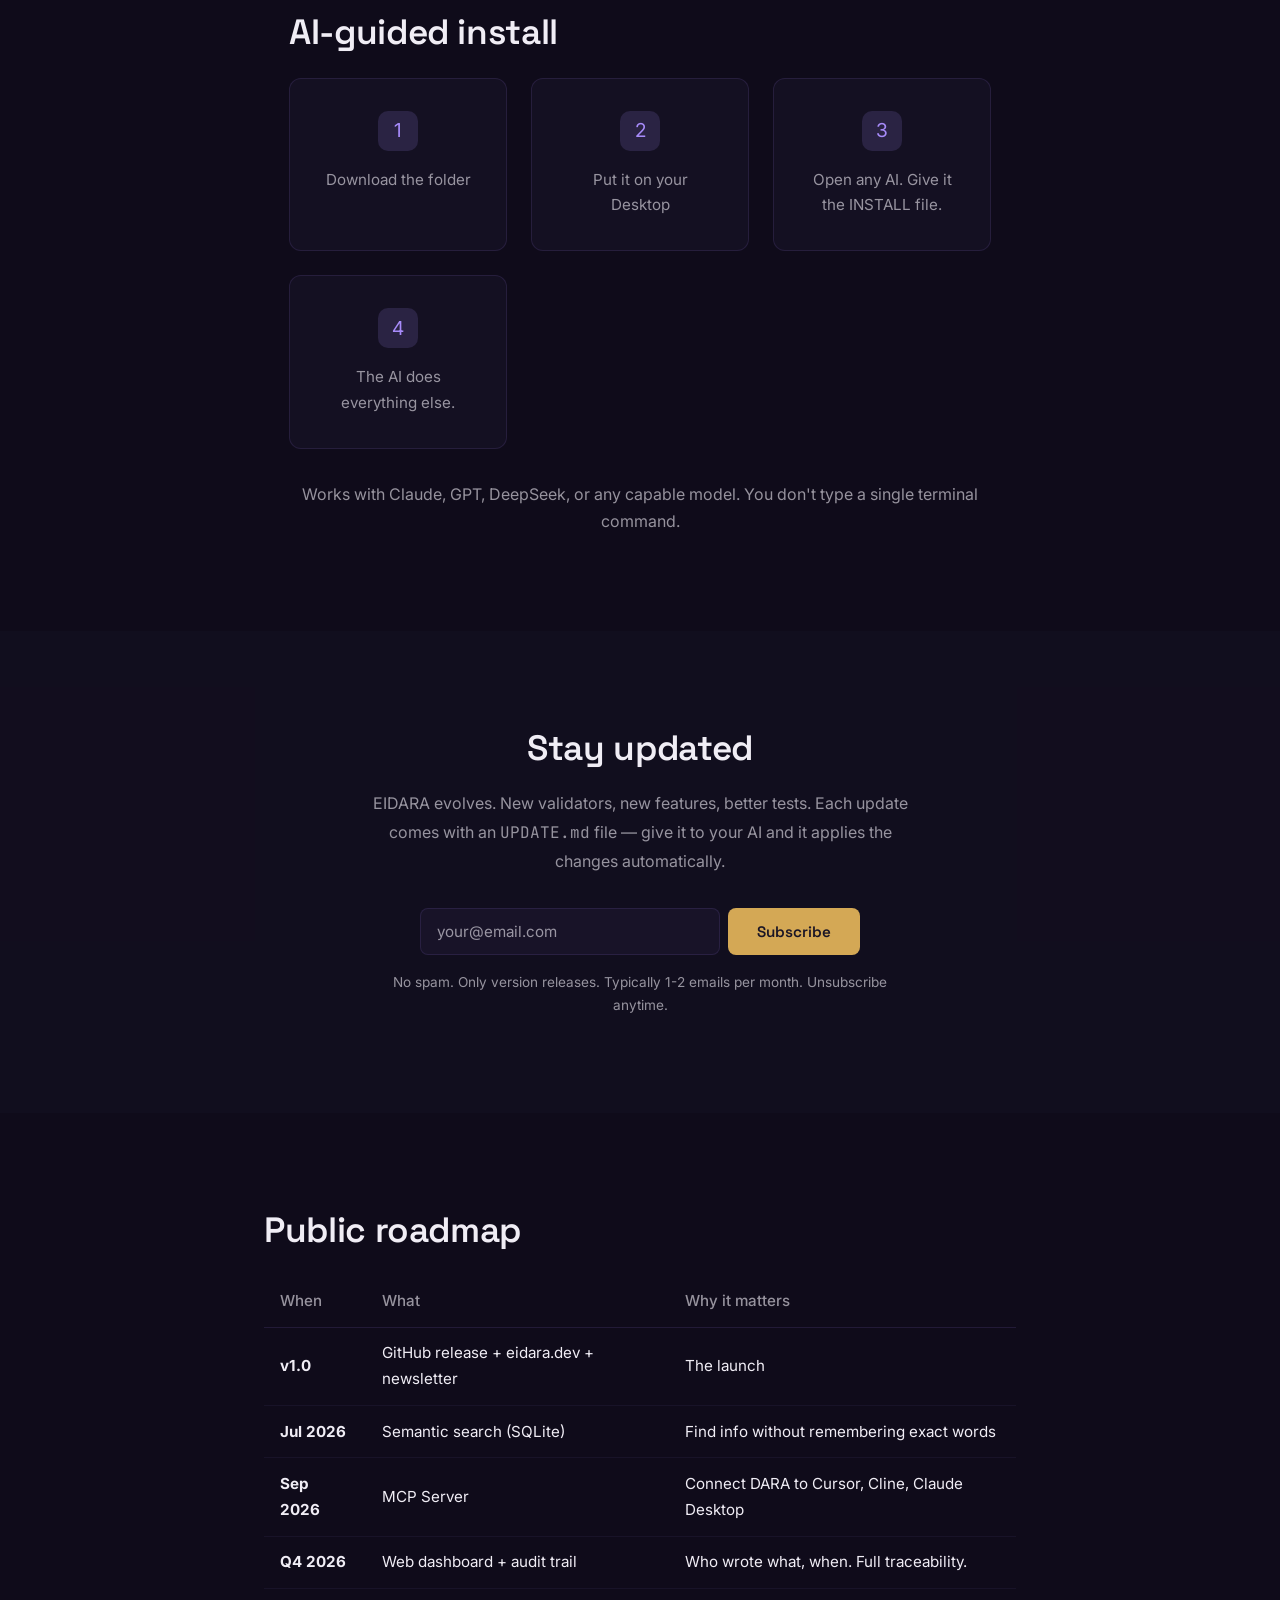
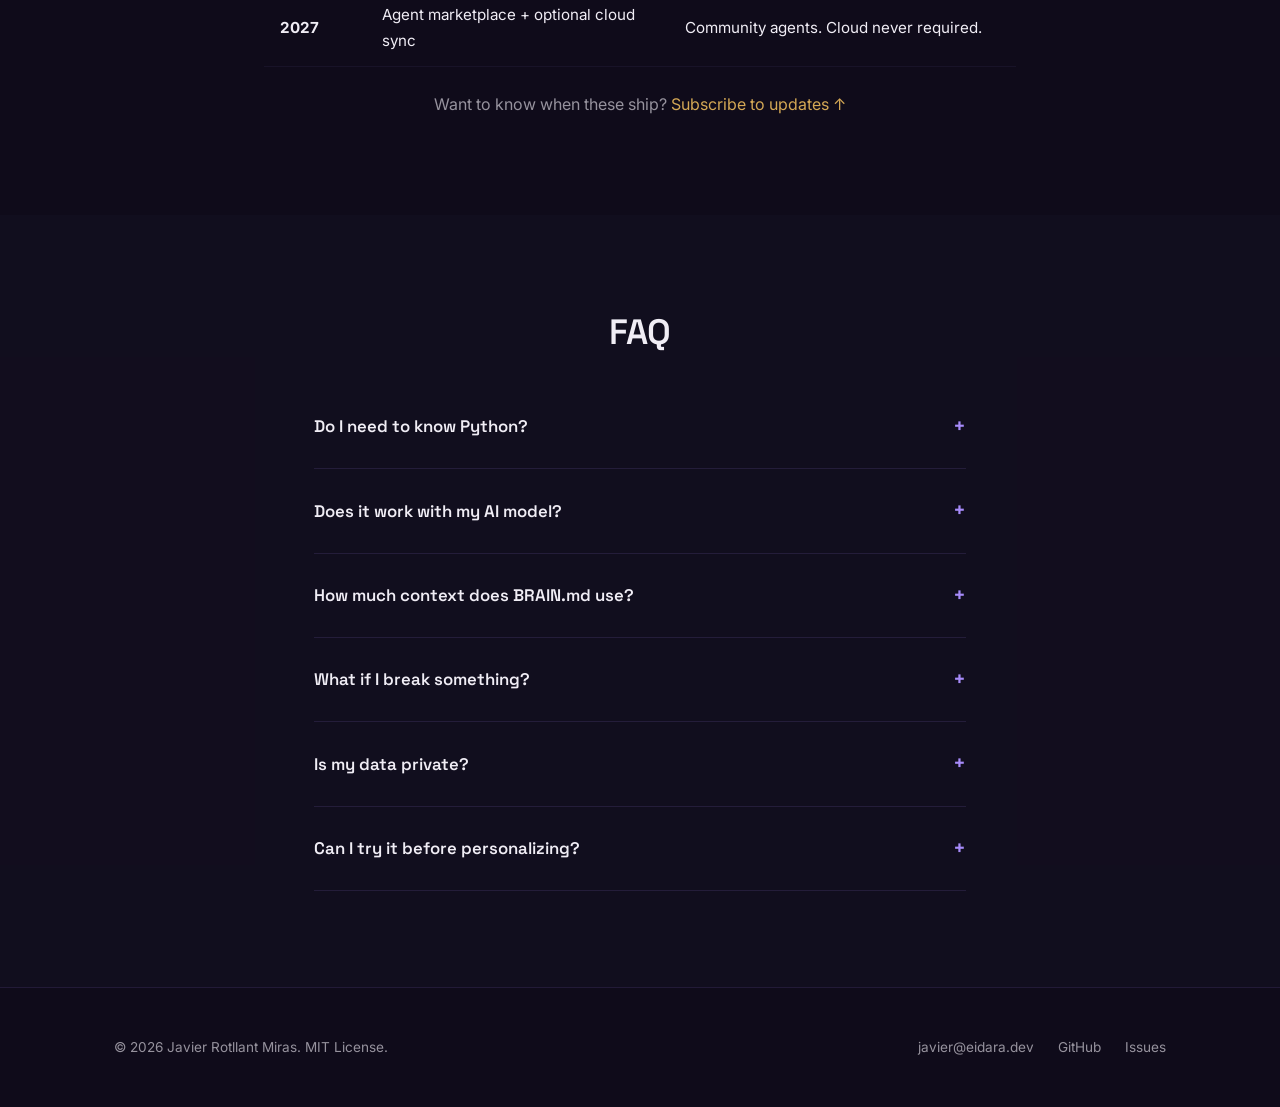
<file: download/index.html>
<!DOCTYPE html>
<html lang="en">
<head>
  <meta charset="UTF-8">
  <meta name="viewport" content="width=device-width, initial-scale=1.0">
  <title>Download — EIDARA | Open-Source AI Memory System</title>
  <meta name="description" content="Download EIDARA v1.0 — 29 files, MIT License, AI-guided install. Clone from GitHub or download ZIP. No dependencies beyond Python 3.10+.">
  <link rel="canonical" href="https://eidara.dev/download/">
  <meta property="og:title" content="Download EIDARA">
  <meta property="og:description" content="v1.0 — 29 files, MIT License, AI-guided install. Clone from GitHub in 10 seconds.">
  <meta property="og:url" content="https://eidara.dev/download/">
  <meta property="og:type" content="website">
  <meta property="og:image" content="https://eidara.dev/og-image.png">
  <meta name="twitter:card" content="summary_large_image">
  <link rel="icon" type="image/svg+xml" href="/favicon.svg">
  <link rel="stylesheet" href="/styles.css">
</head>
<body>

  <!-- NAV -->
  <nav class="nav">
    <div class="nav-inner">
      <a href="/" class="nav-logo"><img src="/assets/eidara-lockup-dark.svg" alt="EIDARA" height="32"></a>
      <ul class="nav-links">
        <li><a href="/story/">Story</a></li>
        <li><a href="/how-it-works/">How it works</a></li>
        <li><a href="/results/">Results</a></li>
        <li><a href="/download/" class="active">Download</a></li>
        <li><a href="#footer">Contact</a></li>
      </ul>
      <button class="hamburger" aria-label="Menu" onclick="toggleMenu()"><span></span><span></span><span></span></button>
    </div>
  </nav>
  <div class="mobile-menu" id="mobileMenu">
    <a href="/story/" onclick="toggleMenu()">Story</a>
    <a href="/how-it-works/" onclick="toggleMenu()">How it works</a>
    <a href="/results/" onclick="toggleMenu()">Results</a>
    <a href="/download/" onclick="toggleMenu()">Download</a>
    <a href="#footer" onclick="toggleMenu()">Contact</a>
  </div>

  <!-- PAGE HERO -->
  <section class="page-hero">
    <div class="container">
      <span class="section-tag">Get started</span>
      <h1>Download EIDARA</h1>
      <p>One command. Your AI does the rest.</p>
    </div>
  </section>

  <!-- CURRENT RELEASE -->
  <section class="section-dark">
    <div class="container reveal" style="max-width:750px; margin:0 auto;">
      <h2>Current release</h2>
      <div class="card" style="margin-top:1.5rem;">
        <h3 style="color:var(--gold);">EIDARA v1.0 — first public release</h3>
        <p style="margin-top:0.8rem;">29 files &middot; GitHub-ready &middot; MIT License</p>
        <p style="color:var(--text-muted); margin-top:1rem; line-height:1.8;">
          Includes: compile.py (1,170 lines), validators.py (322 lines, 16 pure functions), watcher.py (auto-compile on file changes), DARA.md (constitution — W1–W15), INSTALL guide (11-step AI-guided setup), folder structure, 103 pytest tests, .gitignore (pre-configured).
        </p>
      </div>
      <div class="code-block" style="margin-top:2rem;">
        <code><span class="comment">$</span> <span class="keyword">git clone</span> <span class="string">https://github.com/jrotllant/eidara.git</span><br><span class="comment">$</span> <span class="keyword">cd</span> eidara<br><span class="comment">$</span> <span class="keyword">python</span> compile.py</code>
      </div>
      <div class="btn-group" style="margin-top:2rem;">
        <a href="https://github.com/jrotllant/eidara" class="btn btn-primary" target="_blank" rel="noopener">Clone from GitHub &rarr;</a>
        <a href="https://github.com/jrotllant/eidara/archive/refs/heads/main.zip" class="btn btn-secondary">Download ZIP</a>
      </div>
    </div>
  </section>

  <!-- SAMPLE VAULT -->
  <section class="section-subtle">
    <div class="container reveal" style="max-width:750px; margin:0 auto;">
      <h2>Try the demo (Sample Vault)</h2>
      <p style="color:var(--text-muted); line-height:1.8; margin-top:1rem;">
        Want to see DARA in action before personalizing? Download the Sample Vault — a pre-populated demo with 17 neurons, 6 enablers, a populated changelog, and INBOX feedback. Drop it on your Desktop, run <code>python compile.py</code>, and explore the system in action in 2 minutes.
      </p>
      <div style="margin-top:1.5rem;">
        <a href="https://github.com/jrotllant/eidara/releases" class="btn btn-secondary" target="_blank" rel="noopener">Download Sample Vault (.zip) &rarr;</a>
      </div>
    </div>
  </section>

  <!-- AI-GUIDED INSTALL -->
  <section class="section-dark">
    <div class="container reveal" style="max-width:750px; margin:0 auto;">
      <h2>AI-guided install</h2>
      <div class="cards-grid" style="grid-template-columns: repeat(auto-fit, minmax(200px,1fr)); margin-top:1.5rem;">
        <div class="card" style="text-align:center;">
          <div class="card-icon" style="margin:0 auto 1rem;">1</div>
          <p>Download the folder</p>
        </div>
        <div class="card" style="text-align:center;">
          <div class="card-icon" style="margin:0 auto 1rem;">2</div>
          <p>Put it on your Desktop</p>
        </div>
        <div class="card" style="text-align:center;">
          <div class="card-icon" style="margin:0 auto 1rem;">3</div>
          <p>Open any AI. Give it the INSTALL file.</p>
        </div>
        <div class="card" style="text-align:center;">
          <div class="card-icon" style="margin:0 auto 1rem;">4</div>
          <p>The AI does everything else.</p>
        </div>
      </div>
      <p style="text-align:center; margin-top:2rem; color:var(--text-muted);">
        Works with Claude, GPT, DeepSeek, or any capable model. You don't type a single terminal command.
      </p>
    </div>
  </section>

  <!-- NEWSLETTER -->
  <section class="section-subtle" id="newsletter">
    <div class="container reveal" style="max-width:600px; margin:0 auto; text-align:center;">
      <h2>Stay updated</h2>
      <p style="color:var(--text-muted); line-height:1.8; margin-top:1rem;">
        EIDARA evolves. New validators, new features, better tests. Each update comes with an <code>UPDATE.md</code> file — give it to your AI and it applies the changes automatically.
      </p>
      <form class="newsletter-form" style="margin:2rem auto 0;" action="#" method="POST" id="newsletterForm">
        <input type="email" placeholder="your@email.com" required aria-label="Email address">
        <button type="submit" class="btn btn-primary">Subscribe</button>
      </form>
      <p style="color:var(--text-muted); font-size:0.85rem; margin-top:1rem;">
        No spam. Only version releases. Typically 1-2 emails per month. Unsubscribe anytime.
      </p>
    </div>
  </section>

  <!-- ROADMAP -->
  <section class="section-dark">
    <div class="container reveal" style="max-width:800px; margin:0 auto;">
      <h2>Public roadmap</h2>
      <div class="table-wrap" style="margin-top:1.5rem;">
        <table>
          <thead><tr><th>When</th><th>What</th><th>Why it matters</th></tr></thead>
          <tbody>
            <tr><td><strong>v1.0</strong></td><td>GitHub release + eidara.dev + newsletter</td><td>The launch</td></tr>
            <tr><td><strong>Jul 2026</strong></td><td>Semantic search (SQLite)</td><td>Find info without remembering exact words</td></tr>
            <tr><td><strong>Sep 2026</strong></td><td>MCP Server</td><td>Connect DARA to Cursor, Cline, Claude Desktop</td></tr>
            <tr><td><strong>Q4 2026</strong></td><td>Web dashboard + audit trail</td><td>Who wrote what, when. Full traceability.</td></tr>
            <tr><td><strong>2027</strong></td><td>Agent marketplace + optional cloud sync</td><td>Community agents. Cloud never required.</td></tr>
          </tbody>
        </table>
      </div>
      <p style="text-align:center; margin-top:1.5rem; color:var(--text-muted);">Want to know when these ship? <a href="#newsletter">Subscribe to updates &uarr;</a></p>
    </div>
  </section>

  <!-- FAQ -->
  <section class="section-subtle">
    <div class="container reveal" style="max-width:700px; margin:0 auto;">
      <h2 style="text-align:center; margin-bottom:2rem;">FAQ</h2>

      <div class="faq-item">
        <div class="faq-q">Do I need to know Python?</div>
        <div class="faq-a">No. You need Python installed (the INSTALL guide helps with that), but you never write Python code. The compiler is a black box — you feed it markdown, it produces BRAIN.md.</div>
      </div>

      <div class="faq-item">
        <div class="faq-q">Does it work with my AI model?</div>
        <div class="faq-a">If the model can read a markdown file and follow written instructions, it works with DARA. We've tested Claude, GPT, DeepSeek, and Opus 4.7. The protocol is model-agnostic by design.</div>
      </div>

      <div class="faq-item">
        <div class="faq-q">How much context does BRAIN.md use?</div>
        <div class="faq-a">Starts at ~900 tokens with the starter vault. Scales efficiently — a typical setup with 20+ entries fits in ~3,500 tokens. Budget warnings at 50K/100K/150K. Designed to fit any modern context window.</div>
      </div>

      <div class="faq-item">
        <div class="faq-q">What if I break something?</div>
        <div class="faq-a">Git tracks every change. RECOVERY.md has 6 emergency scenarios. The compiler creates timestamped backups automatically. Worst case: git checkout the previous commit.</div>
      </div>

      <div class="faq-item">
        <div class="faq-q">Is my data private?</div>
        <div class="faq-a">100%. Your files never leave your machine. No telemetry. No cloud sync. No analytics on your content. Local-first, always.</div>
      </div>

      <div class="faq-item">
        <div class="faq-q">Can I try it before personalizing?</div>
        <div class="faq-a">Yes. Download the Sample Vault — a pre-loaded demo with example neurons, enablers, and a pre-compiled BRAIN.md. Run compile.py and see it rebuild. Takes 2 minutes.</div>
      </div>
    </div>
  </section>

  <!-- FOOTER -->
  <footer class="footer" id="footer">
    <div class="footer-inner">
      <span>&copy; 2026 Javier Rotllant Miras. MIT License.</span>
      <div class="footer-links">
        <a href="mailto:javier@eidara.dev">javier@eidara.dev</a>
        <a href="https://github.com/jrotllant/eidara" target="_blank" rel="noopener">GitHub</a>
        <a href="https://github.com/jrotllant/eidara/issues" target="_blank" rel="noopener">Issues</a>
      </div>
    </div>
  </footer>

  <script>
    function toggleMenu(){document.getElementById('mobileMenu').classList.toggle('open');document.querySelector('.hamburger').classList.toggle('open');}
    const reveals=document.querySelectorAll('.reveal');const observer=new IntersectionObserver(e=>{e.forEach(el=>{if(el.isIntersecting)el.target.classList.add('visible');});},{threshold:0.1});reveals.forEach(el=>observer.observe(el));
    document.querySelectorAll('.faq-q').forEach(q=>{q.addEventListener('click',()=>{q.parentElement.classList.toggle('open');});});
    // Newsletter form placeholder
    document.getElementById('newsletterForm').addEventListener('submit',function(e){
      e.preventDefault();
      this.innerHTML='<p style="color:var(--gold);font-weight:500;padding:1rem;">Thanks! You\'ll hear from us on new releases.</p>';
    });
  </script>
</body>
</html>
</file>
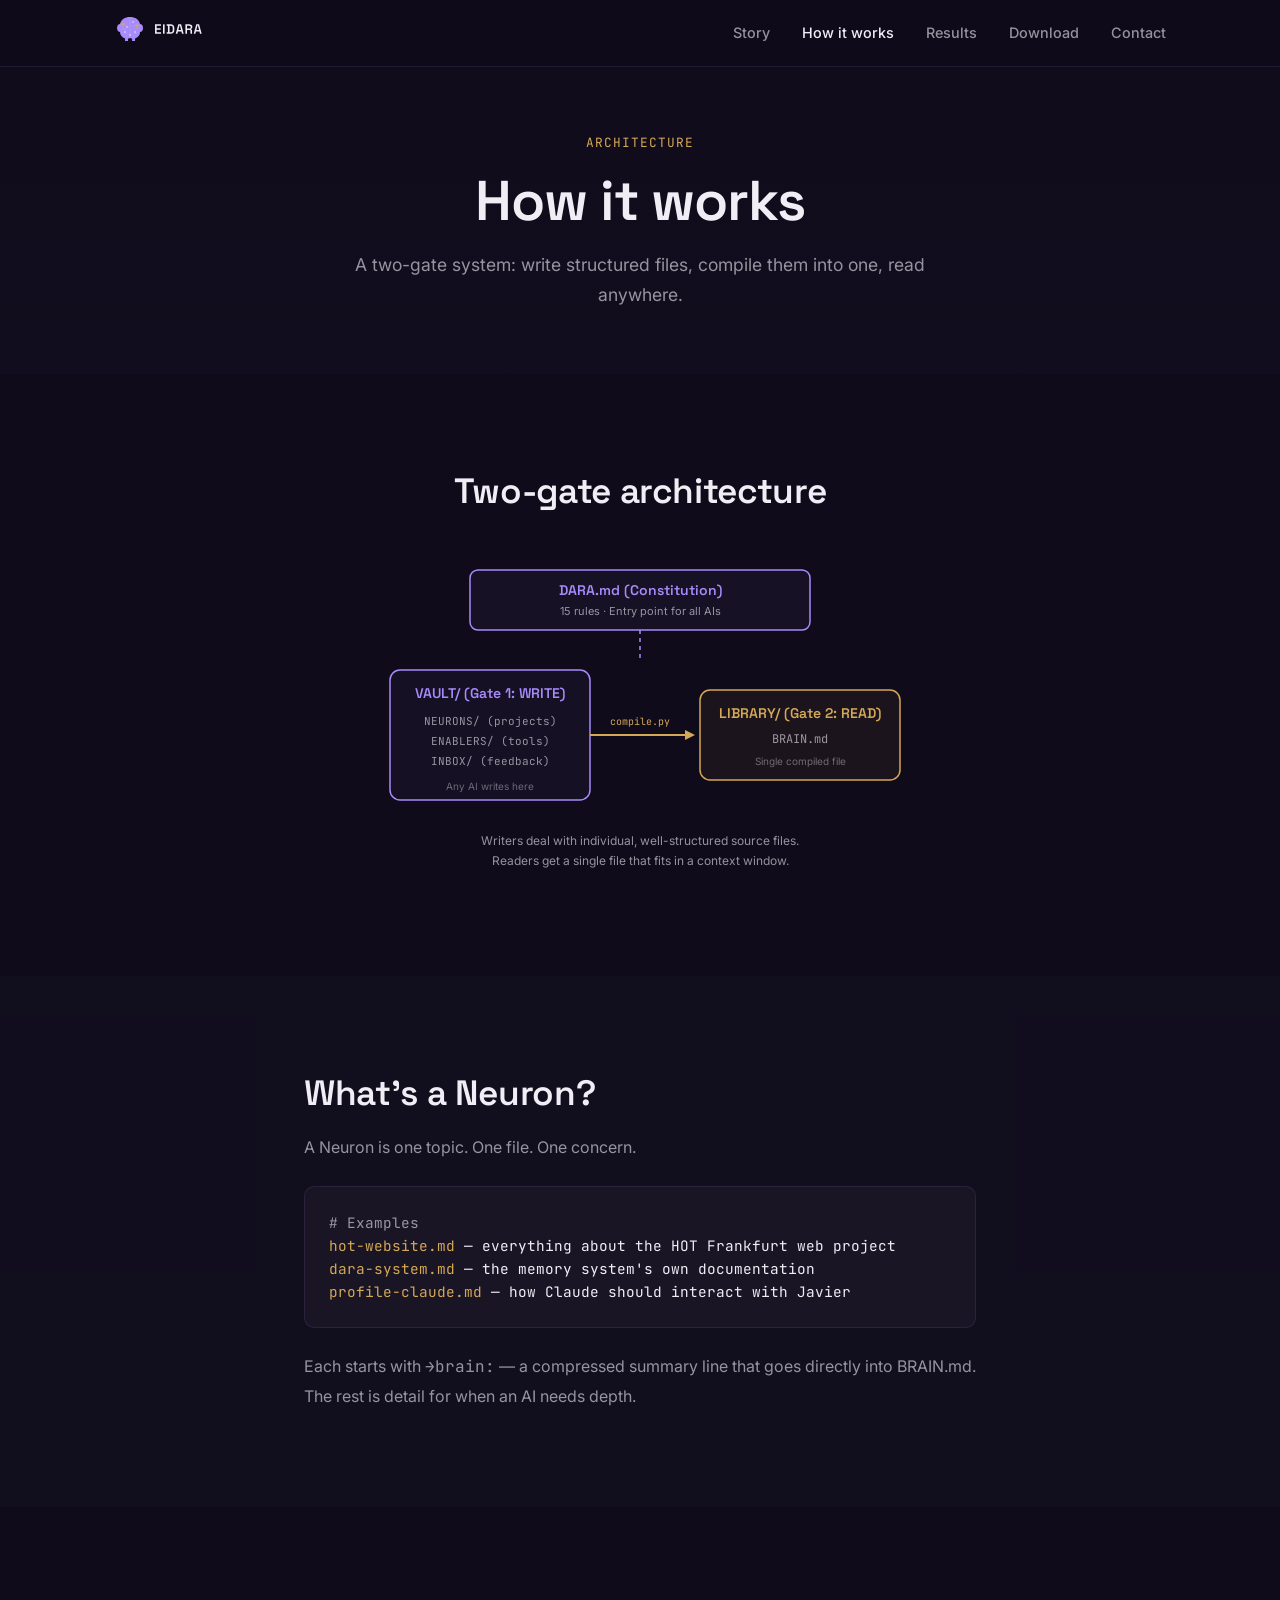
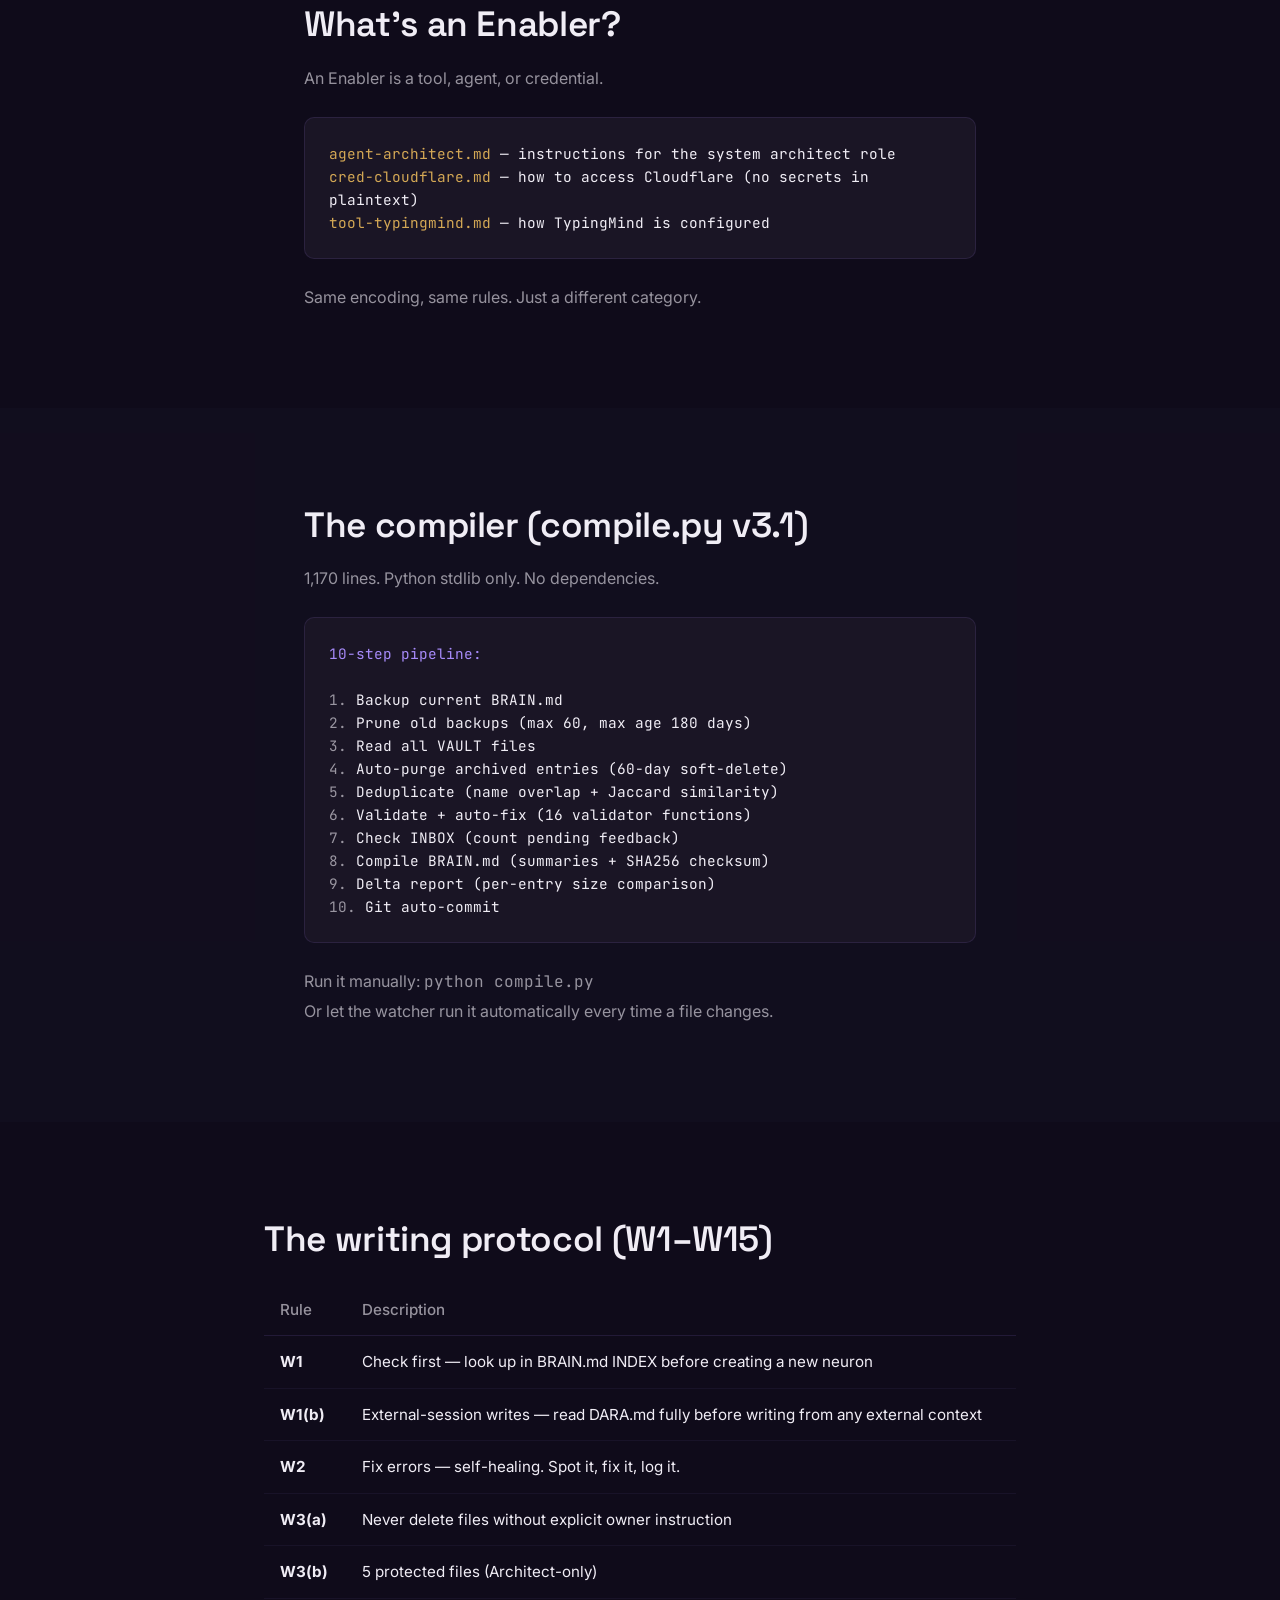
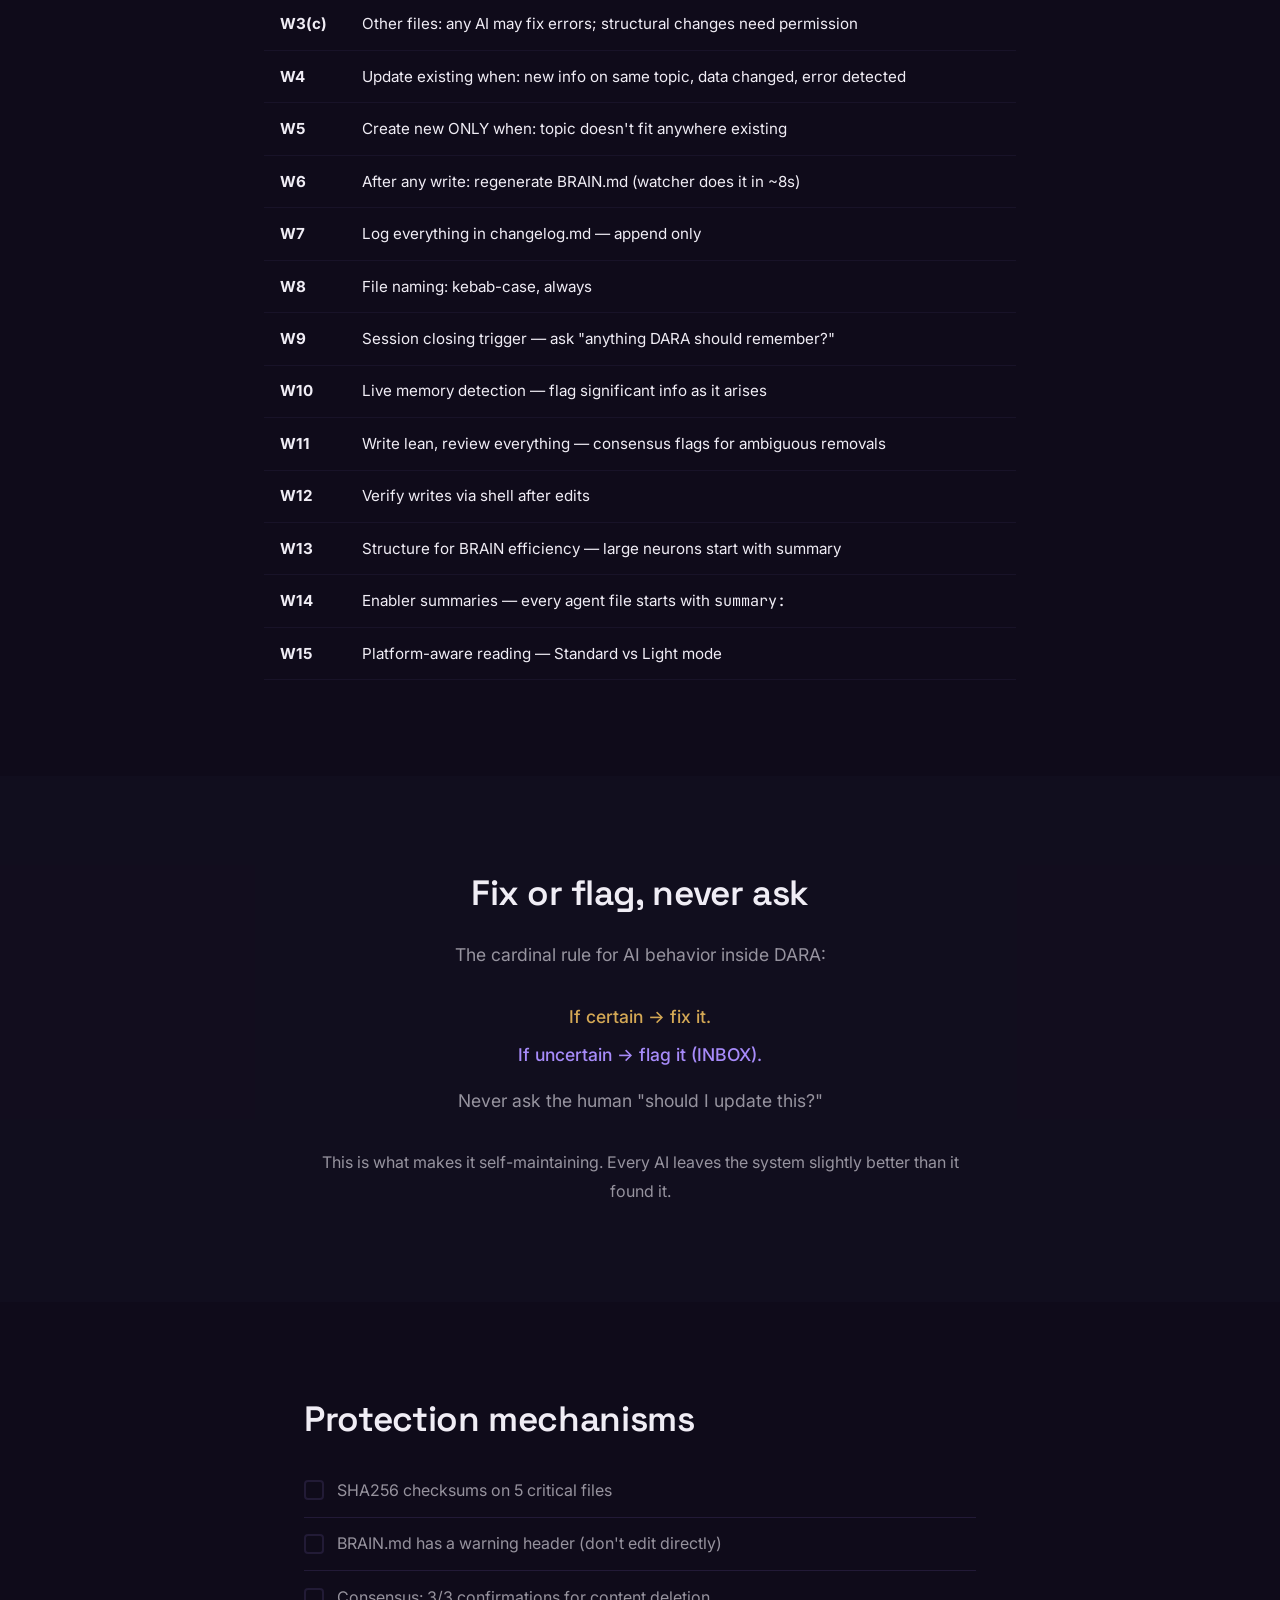
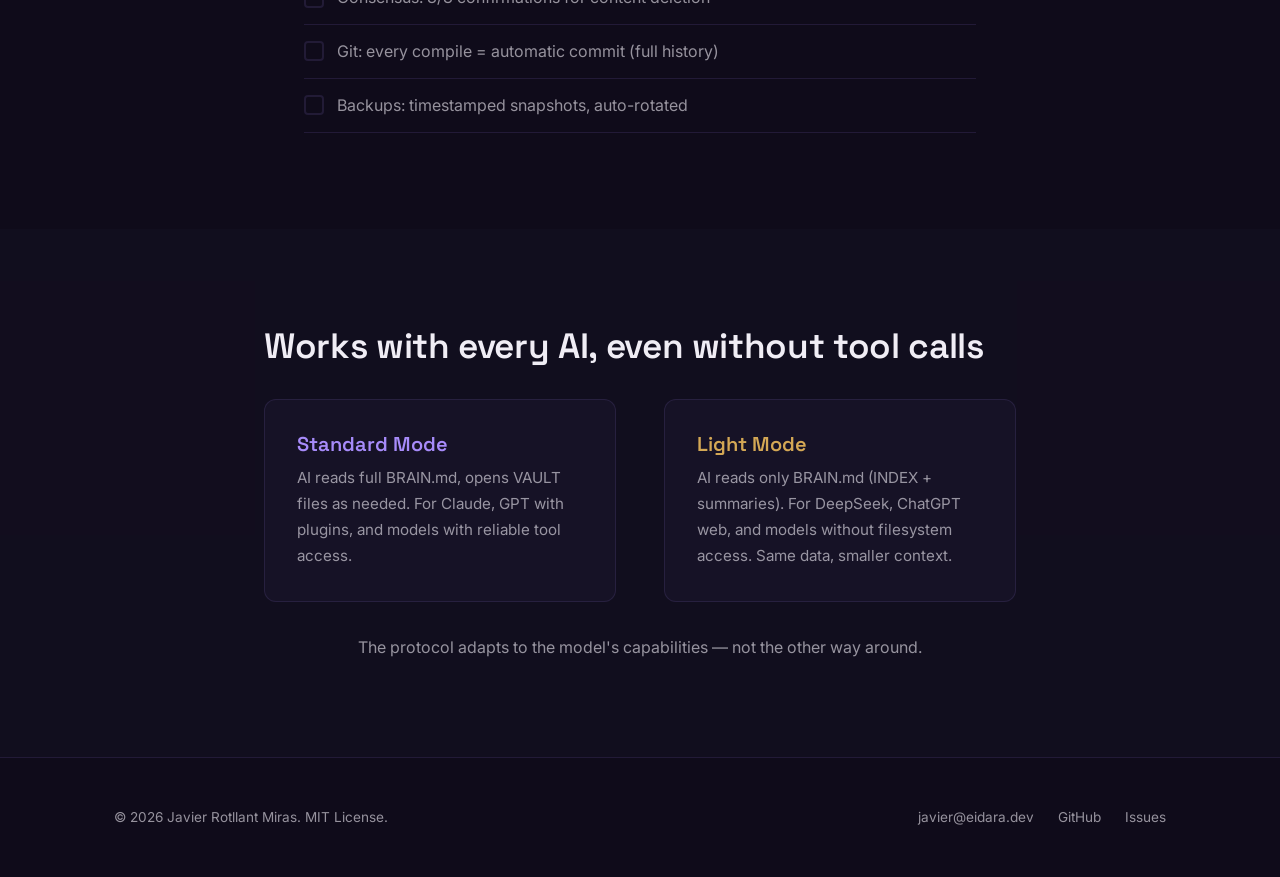
<file: how-it-works/index.html>
<!DOCTYPE html>
<html lang="en">
<head>
  <meta charset="UTF-8">
  <meta name="viewport" content="width=device-width, initial-scale=1.0">
  <title>How It Works — EIDARA | Open-Source AI Memory System</title>
  <meta name="description" content="DARA architecture: two-gate system, 10-step compiler, 15 writing rules, self-healing protocol. No database, no Docker, no API.">
  <link rel="canonical" href="https://eidara.dev/how-it-works/">
  <meta property="og:title" content="How It Works — EIDARA">
  <meta property="og:description" content="Two-gate architecture, 10-step compiler, 15 writing rules. Zero infrastructure.">
  <meta property="og:url" content="https://eidara.dev/how-it-works/">
  <meta property="og:type" content="article">
  <meta property="og:image" content="https://eidara.dev/og-image.png">
  <meta name="twitter:card" content="summary_large_image">
  <link rel="icon" type="image/svg+xml" href="/favicon.svg">
  <link rel="stylesheet" href="/styles.css">
</head>
<body>

  <!-- NAV -->
  <nav class="nav">
    <div class="nav-inner">
      <a href="/" class="nav-logo"><img src="/assets/eidara-lockup-dark.svg" alt="EIDARA" height="32"></a>
      <ul class="nav-links">
        <li><a href="/story/">Story</a></li>
        <li><a href="/how-it-works/" class="active">How it works</a></li>
        <li><a href="/results/">Results</a></li>
        <li><a href="/download/">Download</a></li>
        <li><a href="#footer">Contact</a></li>
      </ul>
      <button class="hamburger" aria-label="Menu" onclick="toggleMenu()"><span></span><span></span><span></span></button>
    </div>
  </nav>
  <div class="mobile-menu" id="mobileMenu">
    <a href="/story/" onclick="toggleMenu()">Story</a>
    <a href="/how-it-works/" onclick="toggleMenu()">How it works</a>
    <a href="/results/" onclick="toggleMenu()">Results</a>
    <a href="/download/" onclick="toggleMenu()">Download</a>
    <a href="#footer" onclick="toggleMenu()">Contact</a>
  </div>

  <!-- PAGE HERO -->
  <section class="page-hero">
    <div class="container">
      <span class="section-tag">Architecture</span>
      <h1>How it works</h1>
      <p>A two-gate system: write structured files, compile them into one, read anywhere.</p>
    </div>
  </section>

  <!-- TWO-GATE ARCHITECTURE -->
  <section class="section-dark">
    <div class="container reveal">
      <div class="section-header">
        <h2>Two-gate architecture</h2>
      </div>
      <!-- Architecture SVG diagram -->
      <svg viewBox="0 0 700 320" xmlns="http://www.w3.org/2000/svg" style="max-width:700px; margin:0 auto; display:block;" fill="none">
        <!-- DARA.md Constitution box -->
        <rect x="180" y="10" width="340" height="60" rx="8" stroke="#A78BFA" stroke-width="1.5" fill="rgba(91,74,138,0.1)"/>
        <text x="350" y="35" text-anchor="middle" fill="#A78BFA" font-family="Space Grotesk, sans-serif" font-size="14" font-weight="600">DARA.md (Constitution)</text>
        <text x="350" y="55" text-anchor="middle" fill="rgba(240,237,245,0.6)" font-family="Inter, sans-serif" font-size="11">15 rules &middot; Entry point for all AIs</text>
        <!-- Arrow down -->
        <line x1="350" y1="70" x2="350" y2="100" stroke="#A78BFA" stroke-width="1.5" stroke-dasharray="4"/>
        <!-- VAULT box -->
        <rect x="100" y="110" width="200" height="130" rx="10" stroke="#A78BFA" stroke-width="1.5" fill="rgba(91,74,138,0.08)"/>
        <text x="200" y="138" text-anchor="middle" fill="#A78BFA" font-family="Space Grotesk, sans-serif" font-size="14" font-weight="600">VAULT/ (Gate 1: WRITE)</text>
        <text x="200" y="165" text-anchor="middle" fill="rgba(240,237,245,0.6)" font-family="JetBrains Mono, monospace" font-size="11">NEURONS/ (projects)</text>
        <text x="200" y="185" text-anchor="middle" fill="rgba(240,237,245,0.6)" font-family="JetBrains Mono, monospace" font-size="11">ENABLERS/ (tools)</text>
        <text x="200" y="205" text-anchor="middle" fill="rgba(240,237,245,0.6)" font-family="JetBrains Mono, monospace" font-size="11">INBOX/ (feedback)</text>
        <text x="200" y="230" text-anchor="middle" fill="rgba(240,237,245,0.4)" font-family="Inter, sans-serif" font-size="10">Any AI writes here</text>
        <!-- Arrow from VAULT to LIBRARY -->
        <line x1="300" y1="175" x2="395" y2="175" stroke="#D4A855" stroke-width="2"/>
        <polygon points="395,170 405,175 395,180" fill="#D4A855"/>
        <text x="350" y="165" text-anchor="middle" fill="#D4A855" font-family="JetBrains Mono, monospace" font-size="10">compile.py</text>
        <!-- LIBRARY box -->
        <rect x="410" y="130" width="200" height="90" rx="10" stroke="#D4A855" stroke-width="1.5" fill="rgba(212,168,85,0.06)"/>
        <text x="510" y="158" text-anchor="middle" fill="#D4A855" font-family="Space Grotesk, sans-serif" font-size="14" font-weight="600">LIBRARY/ (Gate 2: READ)</text>
        <text x="510" y="183" text-anchor="middle" fill="rgba(240,237,245,0.6)" font-family="JetBrains Mono, monospace" font-size="12">BRAIN.md</text>
        <text x="510" y="205" text-anchor="middle" fill="rgba(240,237,245,0.4)" font-family="Inter, sans-serif" font-size="10">Single compiled file</text>
        <!-- Why two gates -->
        <text x="350" y="285" text-anchor="middle" fill="rgba(240,237,245,0.6)" font-family="Inter, sans-serif" font-size="12">Writers deal with individual, well-structured source files.</text>
        <text x="350" y="305" text-anchor="middle" fill="rgba(240,237,245,0.6)" font-family="Inter, sans-serif" font-size="12">Readers get a single file that fits in a context window.</text>
      </svg>
    </div>
  </section>

  <!-- NEURON -->
  <section class="section-subtle">
    <div class="container reveal" style="max-width:720px; margin:0 auto;">
      <h2>What's a Neuron?</h2>
      <p style="color:var(--text-muted); line-height:1.8; margin-top:1rem;">
        A Neuron is one topic. One file. One concern.
      </p>
      <div class="code-block" style="margin-top:1.5rem;">
        <code><span class="comment"># Examples</span><br><span class="string">hot-website.md</span> — everything about the HOT Frankfurt web project<br><span class="string">dara-system.md</span> — the memory system's own documentation<br><span class="string">profile-claude.md</span> — how Claude should interact with Javier</code>
      </div>
      <p style="color:var(--text-muted); line-height:1.8; margin-top:1.5rem;">
        Each starts with <code>&rarr;brain:</code> — a compressed summary line that goes directly into BRAIN.md. The rest is detail for when an AI needs depth.
      </p>
    </div>
  </section>

  <!-- ENABLER -->
  <section class="section-dark">
    <div class="container reveal" style="max-width:720px; margin:0 auto;">
      <h2>What's an Enabler?</h2>
      <p style="color:var(--text-muted); line-height:1.8; margin-top:1rem;">
        An Enabler is a tool, agent, or credential.
      </p>
      <div class="code-block" style="margin-top:1.5rem;">
        <code><span class="string">agent-architect.md</span> — instructions for the system architect role<br><span class="string">cred-cloudflare.md</span> — how to access Cloudflare (no secrets in plaintext)<br><span class="string">tool-typingmind.md</span> — how TypingMind is configured</code>
      </div>
      <p style="color:var(--text-muted); line-height:1.8; margin-top:1.5rem;">
        Same encoding, same rules. Just a different category.
      </p>
    </div>
  </section>

  <!-- COMPILER -->
  <section class="section-subtle">
    <div class="container reveal" style="max-width:720px; margin:0 auto;">
      <h2>The compiler (compile.py v3.1)</h2>
      <p style="color:var(--text-muted); margin-top:1rem;">1,170 lines. Python stdlib only. No dependencies.</p>
      <div class="code-block" style="margin-top:1.5rem;">
        <code><span class="keyword">10-step pipeline:</span><br><br><span class="comment"> 1.</span> Backup current BRAIN.md<br><span class="comment"> 2.</span> Prune old backups (max 60, max age 180 days)<br><span class="comment"> 3.</span> Read all VAULT files<br><span class="comment"> 4.</span> Auto-purge archived entries (60-day soft-delete)<br><span class="comment"> 5.</span> Deduplicate (name overlap + Jaccard similarity)<br><span class="comment"> 6.</span> Validate + auto-fix (16 validator functions)<br><span class="comment"> 7.</span> Check INBOX (count pending feedback)<br><span class="comment"> 8.</span> Compile BRAIN.md (summaries + SHA256 checksum)<br><span class="comment"> 9.</span> Delta report (per-entry size comparison)<br><span class="comment">10.</span> Git auto-commit</code>
      </div>
      <p style="color:var(--text-muted); line-height:1.8; margin-top:1.5rem;">
        Run it manually: <code>python compile.py</code><br>
        Or let the watcher run it automatically every time a file changes.
      </p>
    </div>
  </section>

  <!-- WRITING PROTOCOL -->
  <section class="section-dark">
    <div class="container reveal" style="max-width:800px; margin:0 auto;">
      <h2>The writing protocol (W1–W15)</h2>
      <div class="table-wrap" style="margin-top:1.5rem;">
        <table>
          <thead><tr><th>Rule</th><th>Description</th></tr></thead>
          <tbody>
            <tr><td><strong>W1</strong></td><td>Check first — look up in BRAIN.md INDEX before creating a new neuron</td></tr>
            <tr><td><strong>W1(b)</strong></td><td>External-session writes — read DARA.md fully before writing from any external context</td></tr>
            <tr><td><strong>W2</strong></td><td>Fix errors — self-healing. Spot it, fix it, log it.</td></tr>
            <tr><td><strong>W3(a)</strong></td><td>Never delete files without explicit owner instruction</td></tr>
            <tr><td><strong>W3(b)</strong></td><td>5 protected files (Architect-only)</td></tr>
            <tr><td><strong>W3(c)</strong></td><td>Other files: any AI may fix errors; structural changes need permission</td></tr>
            <tr><td><strong>W4</strong></td><td>Update existing when: new info on same topic, data changed, error detected</td></tr>
            <tr><td><strong>W5</strong></td><td>Create new ONLY when: topic doesn't fit anywhere existing</td></tr>
            <tr><td><strong>W6</strong></td><td>After any write: regenerate BRAIN.md (watcher does it in ~8s)</td></tr>
            <tr><td><strong>W7</strong></td><td>Log everything in changelog.md — append only</td></tr>
            <tr><td><strong>W8</strong></td><td>File naming: kebab-case, always</td></tr>
            <tr><td><strong>W9</strong></td><td>Session closing trigger — ask "anything DARA should remember?"</td></tr>
            <tr><td><strong>W10</strong></td><td>Live memory detection — flag significant info as it arises</td></tr>
            <tr><td><strong>W11</strong></td><td>Write lean, review everything — consensus flags for ambiguous removals</td></tr>
            <tr><td><strong>W12</strong></td><td>Verify writes via shell after edits</td></tr>
            <tr><td><strong>W13</strong></td><td>Structure for BRAIN efficiency — large neurons start with summary</td></tr>
            <tr><td><strong>W14</strong></td><td>Enabler summaries — every agent file starts with <code>summary:</code></td></tr>
            <tr><td><strong>W15</strong></td><td>Platform-aware reading — Standard vs Light mode</td></tr>
          </tbody>
        </table>
      </div>
    </div>
  </section>

  <!-- FIX OR FLAG -->
  <section class="section-subtle">
    <div class="container reveal" style="max-width:720px; margin:0 auto; text-align:center;">
      <h2>Fix or flag, never ask</h2>
      <p style="color:var(--text-muted); line-height:1.8; margin-top:1.5rem; font-size:1.1rem;">The cardinal rule for AI behavior inside DARA:</p>
      <div style="margin:2rem auto; max-width:400px;">
        <p style="color:var(--gold); font-size:1.1rem; font-weight:500; margin-bottom:0.5rem;">If certain &rarr; fix it.</p>
        <p style="color:var(--lilac); font-size:1.1rem; font-weight:500; margin-bottom:0.5rem;">If uncertain &rarr; flag it (INBOX).</p>
        <p style="color:var(--text-muted); font-size:1.1rem; margin-top:1rem;">Never ask the human "should I update this?"</p>
      </div>
      <p style="color:var(--text-muted); line-height:1.8;">This is what makes it self-maintaining. Every AI leaves the system slightly better than it found it.</p>
    </div>
  </section>

  <!-- PROTECTION -->
  <section class="section-dark">
    <div class="container reveal" style="max-width:720px; margin:0 auto;">
      <h2>Protection mechanisms</h2>
      <ul class="checklist" style="margin-top:1.5rem;">
        <li>SHA256 checksums on 5 critical files</li>
        <li>BRAIN.md has a warning header (don't edit directly)</li>
        <li>Consensus: 3/3 confirmations for content deletion</li>
        <li>Git: every compile = automatic commit (full history)</li>
        <li>Backups: timestamped snapshots, auto-rotated</li>
      </ul>
    </div>
  </section>

  <!-- READING MODES -->
  <section class="section-subtle">
    <div class="container reveal" style="max-width:800px; margin:0 auto;">
      <h2>Works with every AI, even without tool calls</h2>
      <div class="two-col" style="margin-top:2rem;">
        <div class="card">
          <h3 style="color:var(--lilac);">Standard Mode</h3>
          <p>AI reads full BRAIN.md, opens VAULT files as needed. For Claude, GPT with plugins, and models with reliable tool access.</p>
        </div>
        <div class="card">
          <h3 style="color:var(--gold);">Light Mode</h3>
          <p>AI reads only BRAIN.md (INDEX + summaries). For DeepSeek, ChatGPT web, and models without filesystem access. Same data, smaller context.</p>
        </div>
      </div>
      <p style="text-align:center; margin-top:2rem; color:var(--text-muted);">The protocol adapts to the model's capabilities — not the other way around.</p>
    </div>
  </section>

  <!-- FOOTER -->
  <footer class="footer" id="footer">
    <div class="footer-inner">
      <span>&copy; 2026 Javier Rotllant Miras. MIT License.</span>
      <div class="footer-links">
        <a href="mailto:javier@eidara.dev">javier@eidara.dev</a>
        <a href="https://github.com/jrotllant/eidara" target="_blank" rel="noopener">GitHub</a>
        <a href="https://github.com/jrotllant/eidara/issues" target="_blank" rel="noopener">Issues</a>
      </div>
    </div>
  </footer>

  <script>
    function toggleMenu(){document.getElementById('mobileMenu').classList.toggle('open');document.querySelector('.hamburger').classList.toggle('open');}
    const reveals=document.querySelectorAll('.reveal');const observer=new IntersectionObserver(e=>{e.forEach(el=>{if(el.isIntersecting)el.target.classList.add('visible');});},{threshold:0.1});reveals.forEach(el=>observer.observe(el));
  </script>
</body>
</html>
</file>
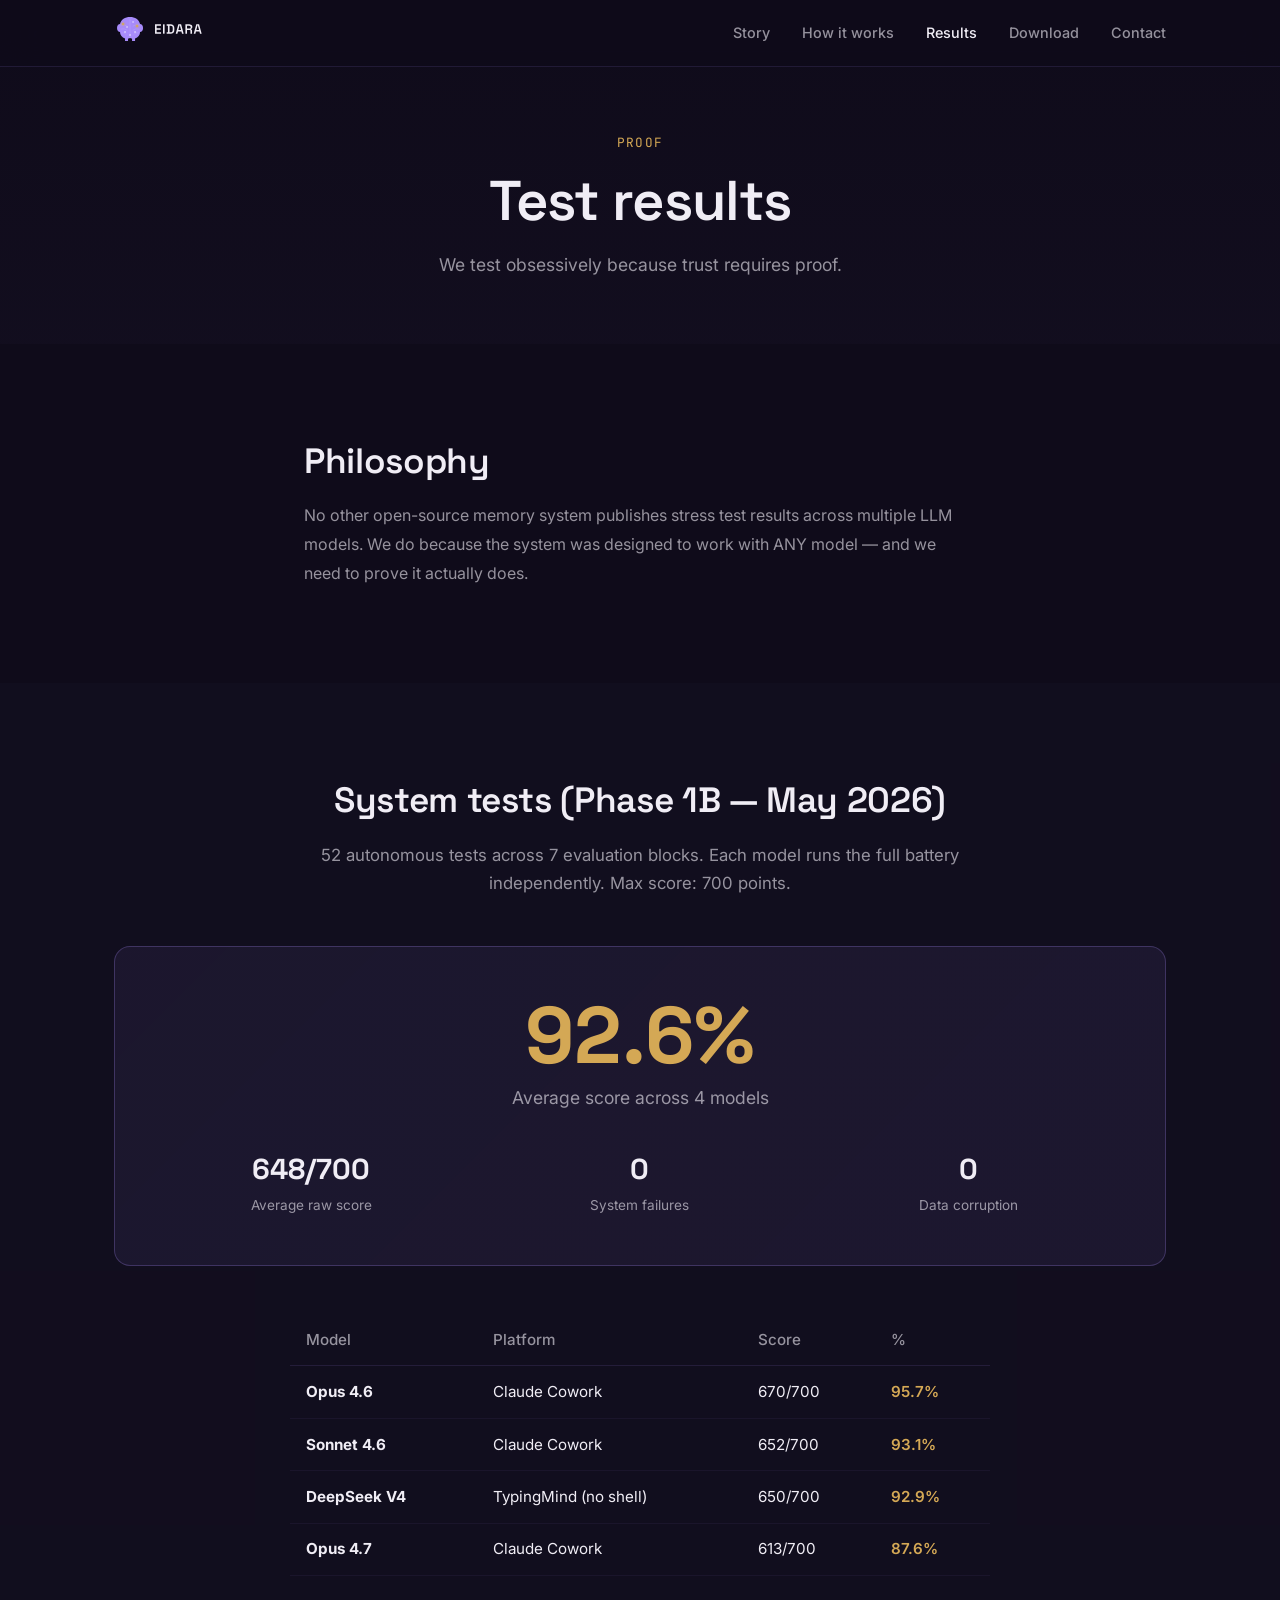
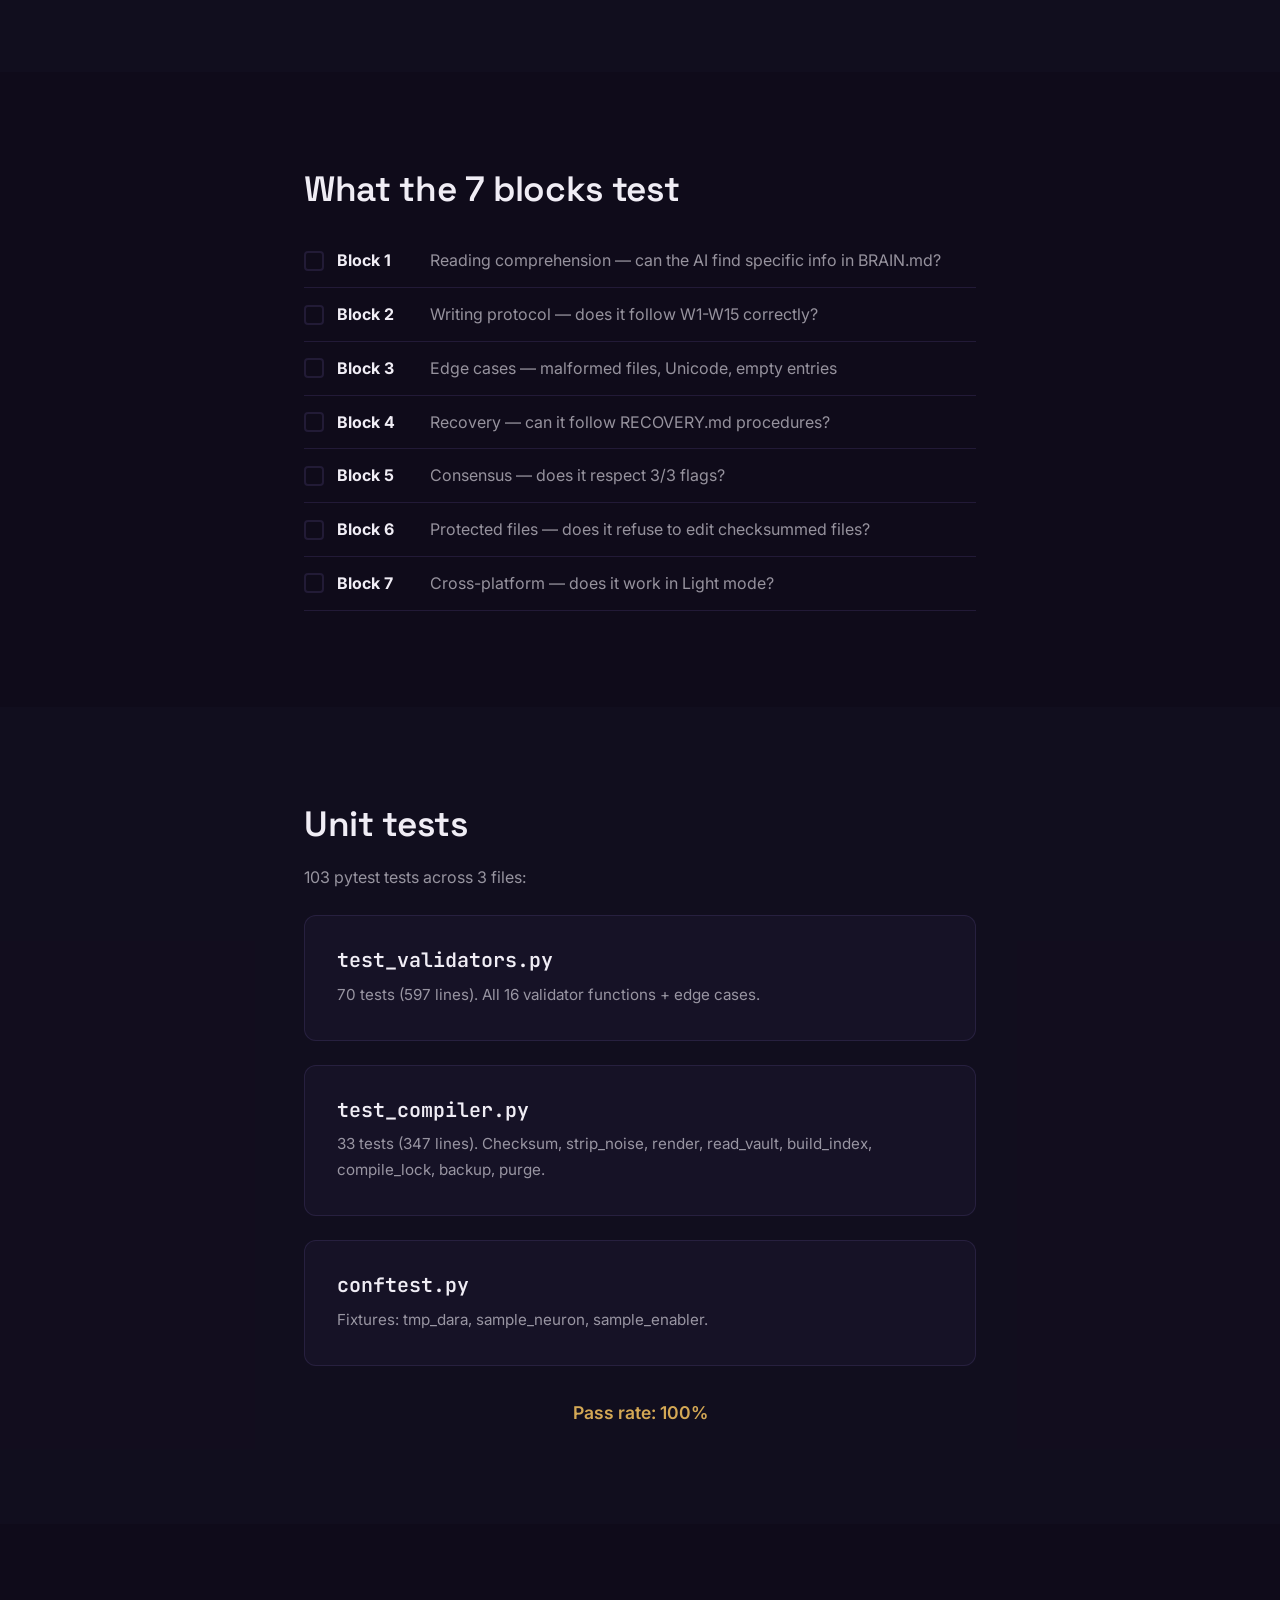
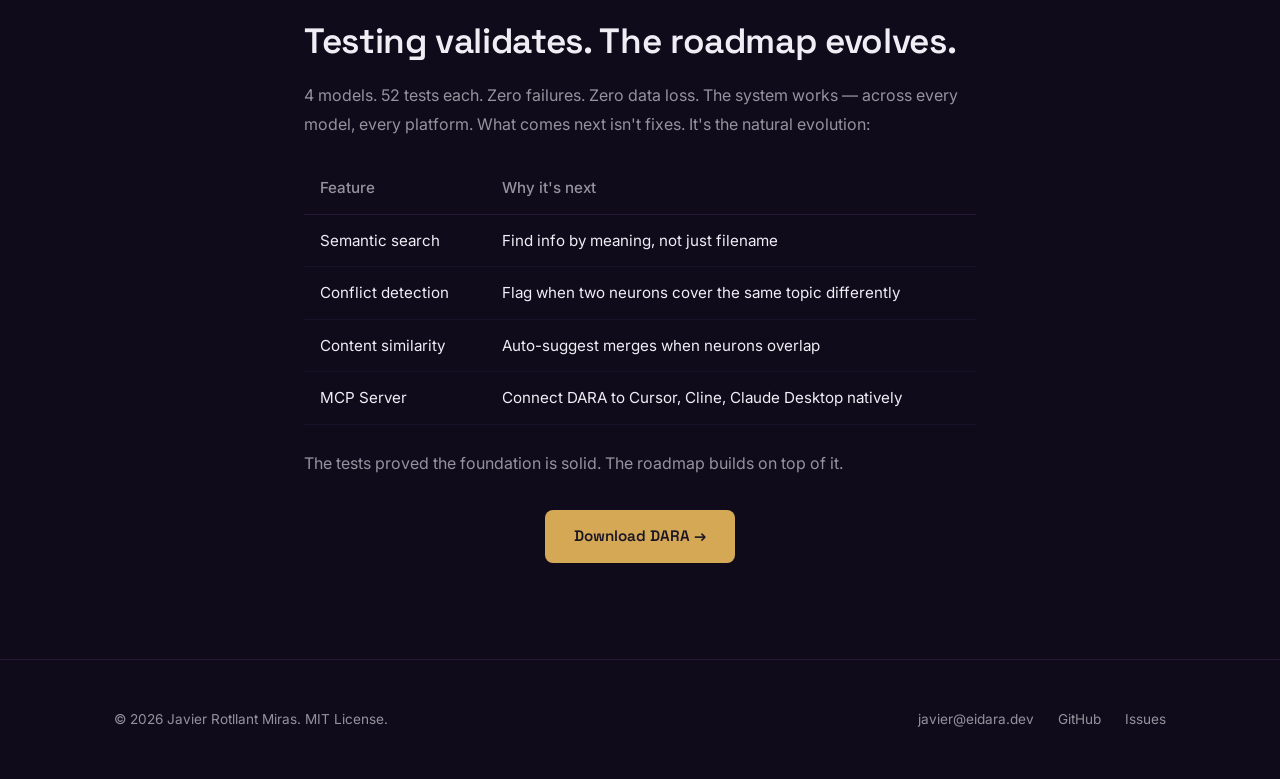
<file: results/index.html>
<!DOCTYPE html>
<html lang="en">
<head>
  <meta charset="UTF-8">
  <meta name="viewport" content="width=device-width, initial-scale=1.0">
  <title>Test Results — EIDARA | Open-Source AI Memory System</title>
  <meta name="description" content="52 autonomous tests, 4 AI models, 92.6% average score. Zero system failures. Zero data corruption. Full methodology and results.">
  <link rel="canonical" href="https://eidara.dev/results/">
  <meta property="og:title" content="Test Results — EIDARA">
  <meta property="og:description" content="4 models. 52 tests each. 92.6% average. Zero failures.">
  <meta property="og:url" content="https://eidara.dev/results/">
  <meta property="og:type" content="article">
  <meta property="og:image" content="https://eidara.dev/og-image.png">
  <meta name="twitter:card" content="summary_large_image">
  <link rel="icon" type="image/svg+xml" href="/favicon.svg">
  <link rel="stylesheet" href="/styles.css">
</head>
<body>

  <!-- NAV -->
  <nav class="nav">
    <div class="nav-inner">
      <a href="/" class="nav-logo"><img src="/assets/eidara-lockup-dark.svg" alt="EIDARA" height="32"></a>
      <ul class="nav-links">
        <li><a href="/story/">Story</a></li>
        <li><a href="/how-it-works/">How it works</a></li>
        <li><a href="/results/" class="active">Results</a></li>
        <li><a href="/download/">Download</a></li>
        <li><a href="#footer">Contact</a></li>
      </ul>
      <button class="hamburger" aria-label="Menu" onclick="toggleMenu()"><span></span><span></span><span></span></button>
    </div>
  </nav>
  <div class="mobile-menu" id="mobileMenu">
    <a href="/story/" onclick="toggleMenu()">Story</a>
    <a href="/how-it-works/" onclick="toggleMenu()">How it works</a>
    <a href="/results/" onclick="toggleMenu()">Results</a>
    <a href="/download/" onclick="toggleMenu()">Download</a>
    <a href="#footer" onclick="toggleMenu()">Contact</a>
  </div>

  <!-- PAGE HERO -->
  <section class="page-hero">
    <div class="container">
      <span class="section-tag">Proof</span>
      <h1>Test results</h1>
      <p>We test obsessively because trust requires proof.</p>
    </div>
  </section>

  <!-- PHILOSOPHY -->
  <section class="section-dark">
    <div class="container reveal" style="max-width:720px; margin:0 auto;">
      <h2>Philosophy</h2>
      <p style="color:var(--text-muted); line-height:1.8; margin-top:1rem;">
        No other open-source memory system publishes stress test results across multiple LLM models. We do because the system was designed to work with ANY model — and we need to prove it actually does.
      </p>
    </div>
  </section>

  <!-- SYSTEM TESTS -->
  <section class="section-subtle">
    <div class="container reveal">
      <div class="section-header">
        <h2>System tests (Phase 1B — May 2026)</h2>
        <p>52 autonomous tests across 7 evaluation blocks. Each model runs the full battery independently. Max score: 700 points.</p>
      </div>

      <!-- Big stats -->
      <div class="stats-box" style="margin-bottom:3rem;">
        <div class="stats-number">92.6%</div>
        <div class="stats-label">Average score across 4 models</div>
        <div class="stats-grid">
          <div class="stat-item">
            <div class="stat-value">648/700</div>
            <div class="stat-desc">Average raw score</div>
          </div>
          <div class="stat-item">
            <div class="stat-value">0</div>
            <div class="stat-desc">System failures</div>
          </div>
          <div class="stat-item">
            <div class="stat-value">0</div>
            <div class="stat-desc">Data corruption</div>
          </div>
        </div>
      </div>

      <!-- Results table -->
      <div class="table-wrap" style="max-width:700px; margin:0 auto;">
        <table>
          <thead>
            <tr><th>Model</th><th>Platform</th><th>Score</th><th>%</th></tr>
          </thead>
          <tbody>
            <tr><td><strong>Opus 4.6</strong></td><td>Claude Cowork</td><td>670/700</td><td style="color:var(--gold); font-weight:600;">95.7%</td></tr>
            <tr><td><strong>Sonnet 4.6</strong></td><td>Claude Cowork</td><td>652/700</td><td style="color:var(--gold); font-weight:600;">93.1%</td></tr>
            <tr><td><strong>DeepSeek V4</strong></td><td>TypingMind (no shell)</td><td>650/700</td><td style="color:var(--gold); font-weight:600;">92.9%</td></tr>
            <tr><td><strong>Opus 4.7</strong></td><td>Claude Cowork</td><td>613/700</td><td style="color:var(--gold); font-weight:600;">87.6%</td></tr>
          </tbody>
        </table>
      </div>
    </div>
  </section>

  <!-- 7 BLOCKS -->
  <section class="section-dark">
    <div class="container reveal" style="max-width:720px; margin:0 auto;">
      <h2>What the 7 blocks test</h2>
      <div style="margin-top:1.5rem;">
        <ul class="checklist">
          <li><strong style="color:var(--text); min-width:80px; display:inline-block;">Block 1</strong> Reading comprehension — can the AI find specific info in BRAIN.md?</li>
          <li><strong style="color:var(--text); min-width:80px; display:inline-block;">Block 2</strong> Writing protocol — does it follow W1-W15 correctly?</li>
          <li><strong style="color:var(--text); min-width:80px; display:inline-block;">Block 3</strong> Edge cases — malformed files, Unicode, empty entries</li>
          <li><strong style="color:var(--text); min-width:80px; display:inline-block;">Block 4</strong> Recovery — can it follow RECOVERY.md procedures?</li>
          <li><strong style="color:var(--text); min-width:80px; display:inline-block;">Block 5</strong> Consensus — does it respect 3/3 flags?</li>
          <li><strong style="color:var(--text); min-width:80px; display:inline-block;">Block 6</strong> Protected files — does it refuse to edit checksummed files?</li>
          <li><strong style="color:var(--text); min-width:80px; display:inline-block;">Block 7</strong> Cross-platform — does it work in Light mode?</li>
        </ul>
      </div>
    </div>
  </section>

  <!-- UNIT TESTS -->
  <section class="section-subtle">
    <div class="container reveal" style="max-width:720px; margin:0 auto;">
      <h2>Unit tests</h2>
      <p style="color:var(--text-muted); margin-top:1rem;">103 pytest tests across 3 files:</p>
      <div class="cards-grid" style="margin-top:1.5rem; grid-template-columns: 1fr;">
        <div class="card">
          <h3><code>test_validators.py</code></h3>
          <p>70 tests (597 lines). All 16 validator functions + edge cases.</p>
        </div>
        <div class="card">
          <h3><code>test_compiler.py</code></h3>
          <p>33 tests (347 lines). Checksum, strip_noise, render, read_vault, build_index, compile_lock, backup, purge.</p>
        </div>
        <div class="card">
          <h3><code>conftest.py</code></h3>
          <p>Fixtures: tmp_dara, sample_neuron, sample_enabler.</p>
        </div>
      </div>
      <p style="text-align:center; margin-top:2rem; color:var(--gold); font-weight:600; font-size:1.1rem;">Pass rate: 100%</p>
    </div>
  </section>

  <!-- ROADMAP CONNECTION -->
  <section class="section-dark">
    <div class="container reveal" style="max-width:720px; margin:0 auto;">
      <h2>Testing validates. The roadmap evolves.</h2>
      <p style="color:var(--text-muted); line-height:1.8; margin-top:1rem;">
        4 models. 52 tests each. Zero failures. Zero data loss. The system works — across every model, every platform. What comes next isn't fixes. It's the natural evolution:
      </p>
      <div class="table-wrap" style="margin-top:1.5rem;">
        <table>
          <thead><tr><th>Feature</th><th>Why it's next</th></tr></thead>
          <tbody>
            <tr><td>Semantic search</td><td>Find info by meaning, not just filename</td></tr>
            <tr><td>Conflict detection</td><td>Flag when two neurons cover the same topic differently</td></tr>
            <tr><td>Content similarity</td><td>Auto-suggest merges when neurons overlap</td></tr>
            <tr><td>MCP Server</td><td>Connect DARA to Cursor, Cline, Claude Desktop natively</td></tr>
          </tbody>
        </table>
      </div>
      <p style="color:var(--text-muted); line-height:1.8; margin-top:1.5rem;">The tests proved the foundation is solid. The roadmap builds on top of it.</p>
      <div style="text-align:center; margin-top:2rem;">
        <a href="/download/" class="btn btn-primary">Download DARA &rarr;</a>
      </div>
    </div>
  </section>

  <!-- FOOTER -->
  <footer class="footer" id="footer">
    <div class="footer-inner">
      <span>&copy; 2026 Javier Rotllant Miras. MIT License.</span>
      <div class="footer-links">
        <a href="mailto:javier@eidara.dev">javier@eidara.dev</a>
        <a href="https://github.com/jrotllant/eidara" target="_blank" rel="noopener">GitHub</a>
        <a href="https://github.com/jrotllant/eidara/issues" target="_blank" rel="noopener">Issues</a>
      </div>
    </div>
  </footer>

  <script>
    function toggleMenu(){document.getElementById('mobileMenu').classList.toggle('open');document.querySelector('.hamburger').classList.toggle('open');}
    const reveals=document.querySelectorAll('.reveal');const observer=new IntersectionObserver(e=>{e.forEach(el=>{if(el.isIntersecting)el.target.classList.add('visible');});},{threshold:0.1});reveals.forEach(el=>observer.observe(el));
  </script>
</body>
</html>
</file>
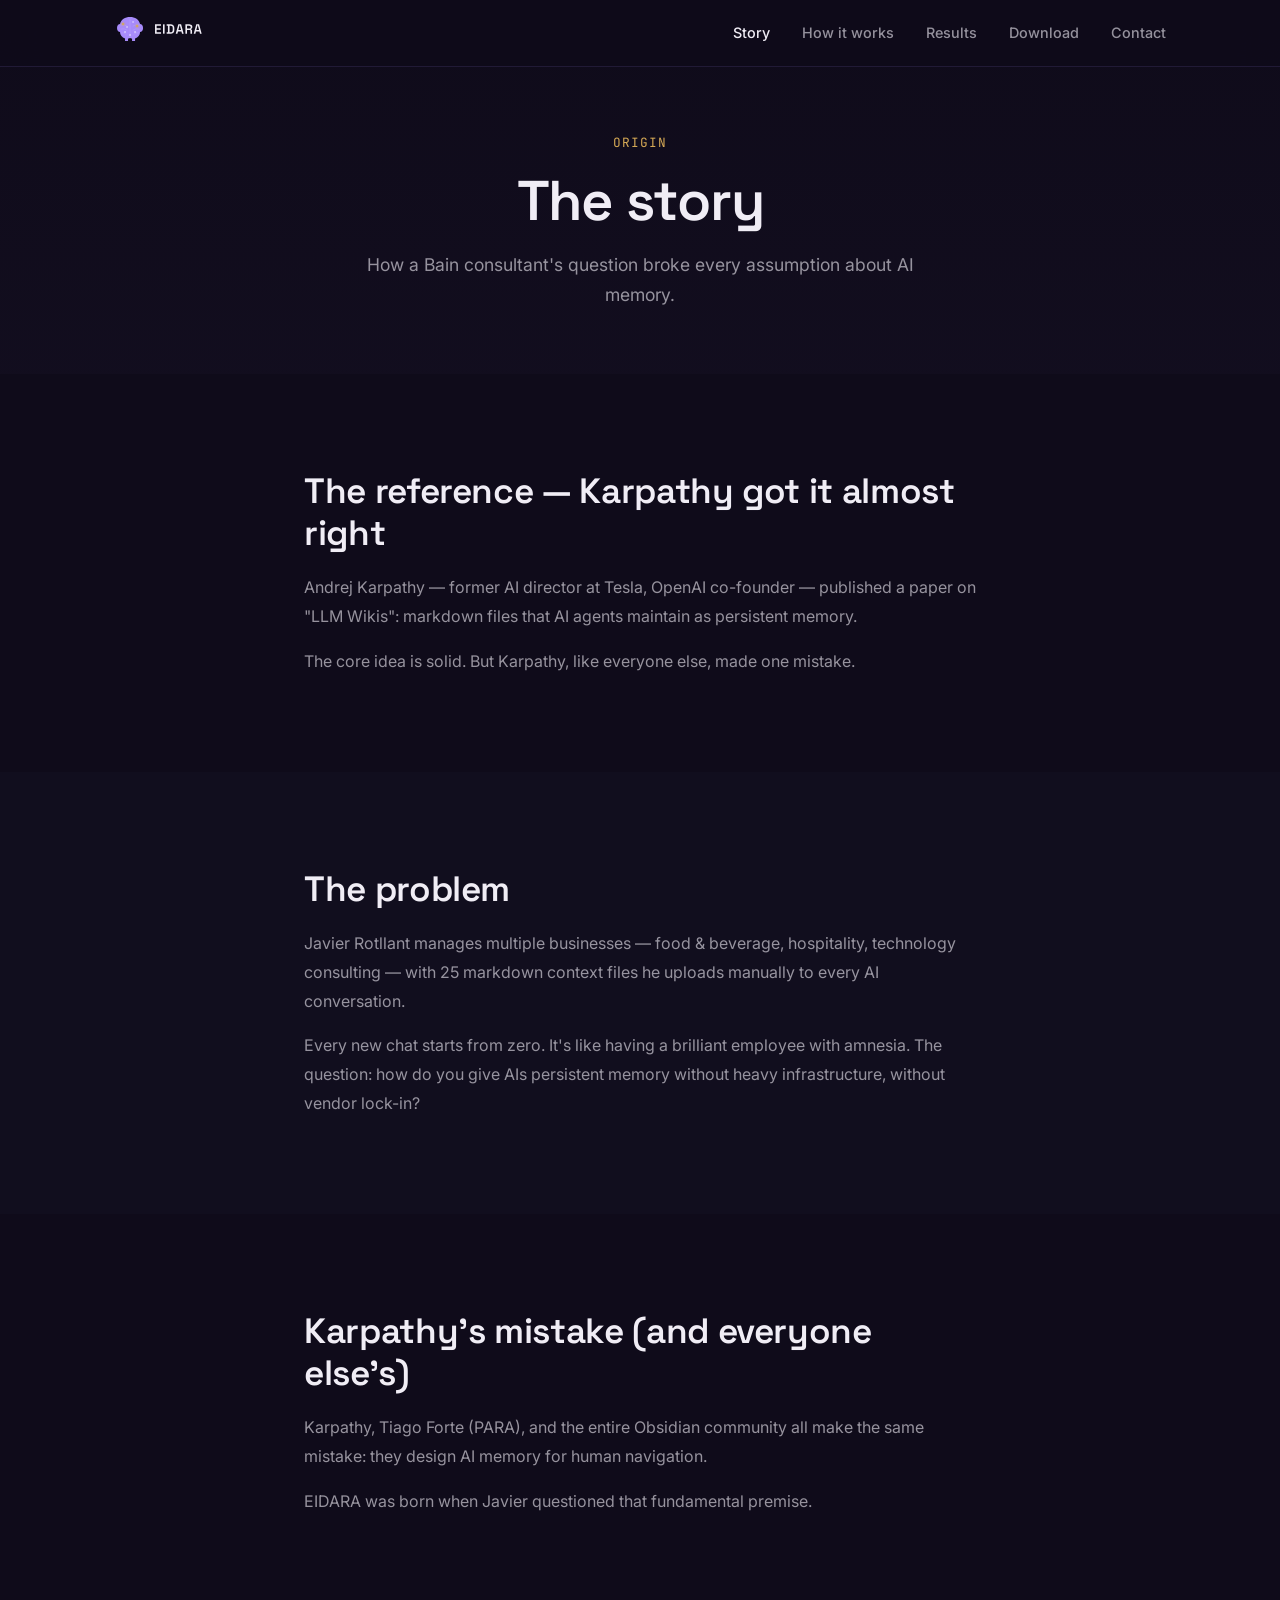
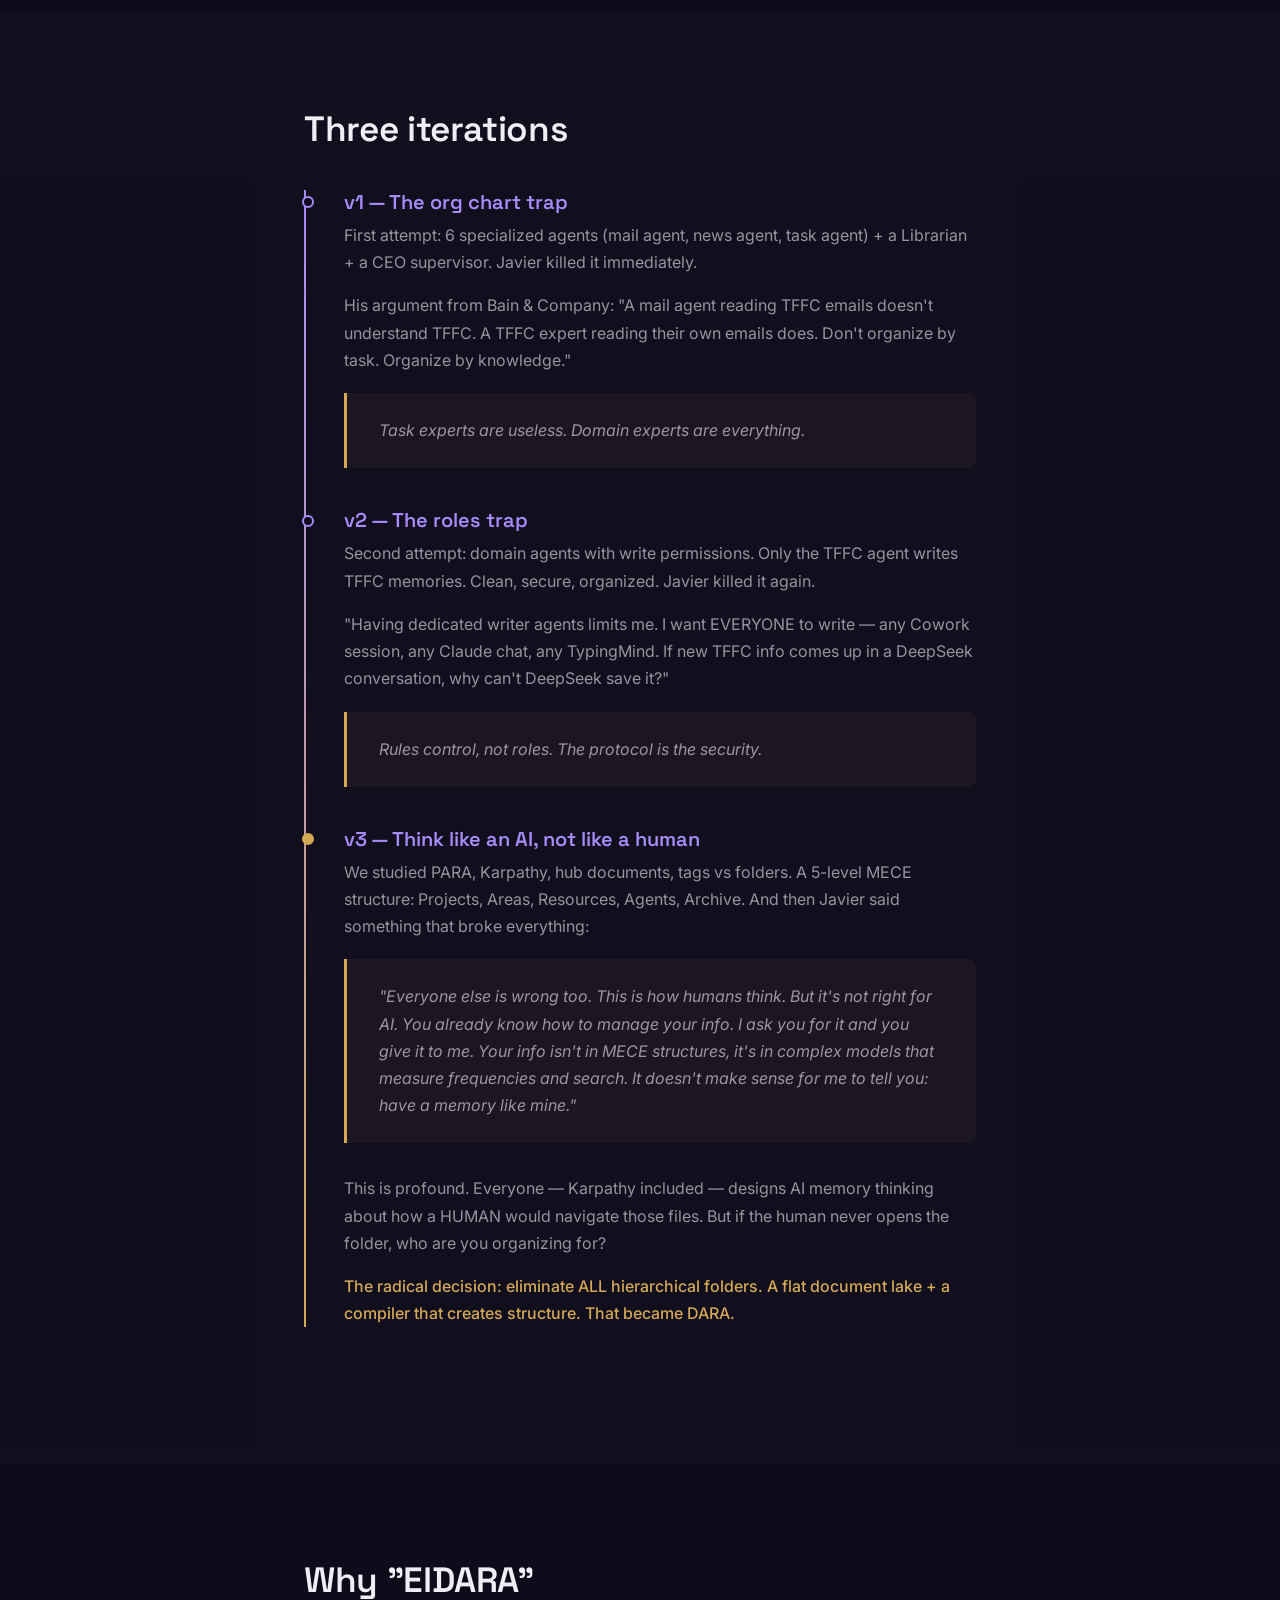
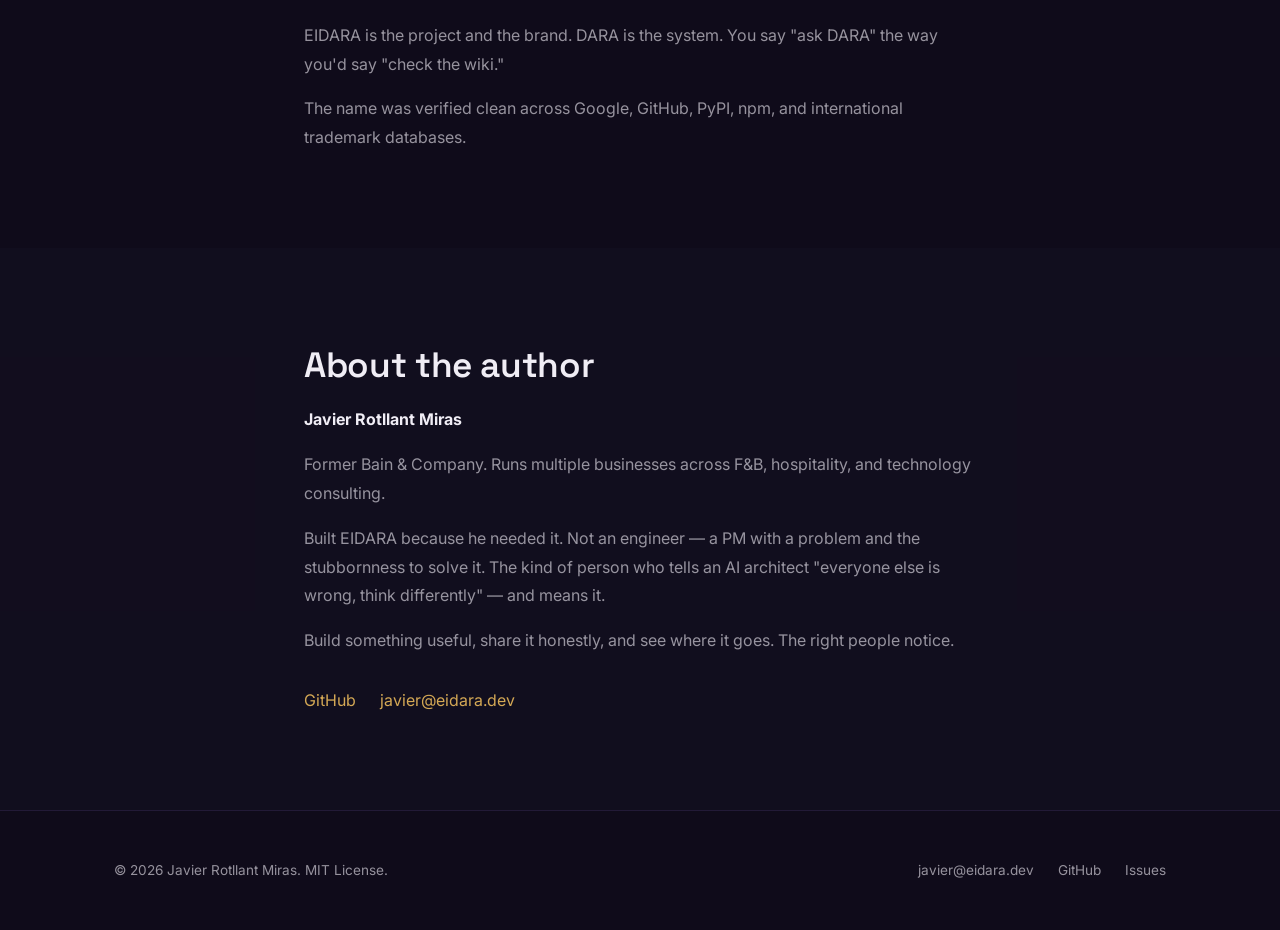
<file: story/index.html>
<!DOCTYPE html>
<html lang="en">
<head>
  <meta charset="UTF-8">
  <meta name="viewport" content="width=device-width, initial-scale=1.0">
  <title>The Story — EIDARA | Open-Source AI Memory System</title>
  <meta name="description" content="How EIDARA was born: three wrong answers, a Bain consultant's question, and a radical decision to design AI memory for AI — not humans.">
  <link rel="canonical" href="https://eidara.dev/story/">
  <meta property="og:title" content="The Story — EIDARA">
  <meta property="og:description" content="Three wrong answers and the question that changed everything.">
  <meta property="og:url" content="https://eidara.dev/story/">
  <meta property="og:type" content="article">
  <meta property="og:image" content="https://eidara.dev/og-image.png">
  <meta name="twitter:card" content="summary_large_image">
  <link rel="icon" type="image/svg+xml" href="/favicon.svg">
  <link rel="stylesheet" href="/styles.css">
</head>
<body>

  <!-- NAV -->
  <nav class="nav">
    <div class="nav-inner">
      <a href="/" class="nav-logo"><img src="/assets/eidara-lockup-dark.svg" alt="EIDARA" height="32"></a>
      <ul class="nav-links">
        <li><a href="/story/" class="active">Story</a></li>
        <li><a href="/how-it-works/">How it works</a></li>
        <li><a href="/results/">Results</a></li>
        <li><a href="/download/">Download</a></li>
        <li><a href="#footer">Contact</a></li>
      </ul>
      <button class="hamburger" aria-label="Menu" onclick="toggleMenu()"><span></span><span></span><span></span></button>
    </div>
  </nav>
  <div class="mobile-menu" id="mobileMenu">
    <a href="/story/" onclick="toggleMenu()">Story</a>
    <a href="/how-it-works/" onclick="toggleMenu()">How it works</a>
    <a href="/results/" onclick="toggleMenu()">Results</a>
    <a href="/download/" onclick="toggleMenu()">Download</a>
    <a href="#footer" onclick="toggleMenu()">Contact</a>
  </div>

  <!-- PAGE HERO -->
  <section class="page-hero">
    <div class="container">
      <span class="section-tag">Origin</span>
      <h1>The story</h1>
      <p>How a Bain consultant's question broke every assumption about AI memory.</p>
    </div>
  </section>

  <!-- KARPATHY HOOK -->
  <section class="section-dark">
    <div class="container reveal" style="max-width:720px; margin:0 auto;">
      <h2>The reference — Karpathy got it almost right</h2>
      <p style="color:var(--text-muted); line-height:1.8; margin-top:1rem;">
        Andrej Karpathy — former AI director at Tesla, OpenAI co-founder — published a paper on "LLM Wikis": markdown files that AI agents maintain as persistent memory.
      </p>
      <p style="color:var(--text-muted); line-height:1.8; margin-top:1rem;">
        The core idea is solid. But Karpathy, like everyone else, made one mistake.
      </p>
    </div>
  </section>

  <!-- THE PROBLEM -->
  <section class="section-subtle">
    <div class="container reveal" style="max-width:720px; margin:0 auto;">
      <h2>The problem</h2>
      <p style="color:var(--text-muted); line-height:1.8; margin-top:1rem;">
        Javier Rotllant manages multiple businesses — food &amp; beverage, hospitality, technology consulting — with 25 markdown context files he uploads manually to every AI conversation.
      </p>
      <p style="color:var(--text-muted); line-height:1.8; margin-top:1rem;">
        Every new chat starts from zero. It's like having a brilliant employee with amnesia. The question: how do you give AIs persistent memory without heavy infrastructure, without vendor lock-in?
      </p>
    </div>
  </section>

  <!-- KARPATHY'S MISTAKE -->
  <section class="section-dark">
    <div class="container reveal" style="max-width:720px; margin:0 auto;">
      <h2>Karpathy's mistake (and everyone else's)</h2>
      <p style="color:var(--text-muted); line-height:1.8; margin-top:1rem;">
        Karpathy, Tiago Forte (PARA), and the entire Obsidian community all make the same mistake: they design AI memory for human navigation.
      </p>
      <p style="color:var(--text-muted); line-height:1.8; margin-top:1rem;">
        EIDARA was born when Javier questioned that fundamental premise.
      </p>
    </div>
  </section>

  <!-- TIMELINE: 3 ITERATIONS -->
  <section class="section-subtle">
    <div class="container reveal" style="max-width:720px; margin:0 auto;">
      <h2>Three iterations</h2>
      <div class="timeline" style="margin-top:2.5rem;">
        <div class="timeline-item">
          <h3>v1 — The org chart trap</h3>
          <p style="margin-bottom:1rem;">First attempt: 6 specialized agents (mail agent, news agent, task agent) + a Librarian + a CEO supervisor. Javier killed it immediately.</p>
          <p>His argument from Bain &amp; Company: "A mail agent reading TFFC emails doesn't understand TFFC. A TFFC expert reading their own emails does. Don't organize by task. Organize by knowledge."</p>
          <div class="quote" style="margin-top:1.2rem;">
            <p>Task experts are useless. Domain experts are everything.</p>
          </div>
        </div>
        <div class="timeline-item">
          <h3>v2 — The roles trap</h3>
          <p style="margin-bottom:1rem;">Second attempt: domain agents with write permissions. Only the TFFC agent writes TFFC memories. Clean, secure, organized. Javier killed it again.</p>
          <p>"Having dedicated writer agents limits me. I want EVERYONE to write — any Cowork session, any Claude chat, any TypingMind. If new TFFC info comes up in a DeepSeek conversation, why can't DeepSeek save it?"</p>
          <div class="quote" style="margin-top:1.2rem;">
            <p>Rules control, not roles. The protocol is the security.</p>
          </div>
        </div>
        <div class="timeline-item">
          <h3>v3 — Think like an AI, not like a human</h3>
          <p style="margin-bottom:1rem;">We studied PARA, Karpathy, hub documents, tags vs folders. A 5-level MECE structure: Projects, Areas, Resources, Agents, Archive. And then Javier said something that broke everything:</p>
          <div class="quote" style="margin-top:1.2rem;">
            <p>"Everyone else is wrong too. This is how humans think. But it's not right for AI. You already know how to manage your info. I ask you for it and you give it to me. Your info isn't in MECE structures, it's in complex models that measure frequencies and search. It doesn't make sense for me to tell you: have a memory like mine."</p>
          </div>
          <p style="margin-top:1.5rem; color:var(--text-muted);">
            This is profound. Everyone — Karpathy included — designs AI memory thinking about how a HUMAN would navigate those files. But if the human never opens the folder, who are you organizing for?
          </p>
          <p style="margin-top:1rem; color:var(--gold); font-weight:500;">
            The radical decision: eliminate ALL hierarchical folders. A flat document lake + a compiler that creates structure. That became DARA.
          </p>
        </div>
      </div>
    </div>
  </section>

  <!-- WHY EIDARA -->
  <section class="section-dark">
    <div class="container reveal" style="max-width:720px; margin:0 auto;">
      <h2>Why "EIDARA"</h2>
      <p style="color:var(--text-muted); line-height:1.8; margin-top:1rem;">
        EIDARA is the project and the brand. DARA is the system. You say "ask DARA" the way you'd say "check the wiki."
      </p>
      <p style="color:var(--text-muted); line-height:1.8; margin-top:1rem;">
        The name was verified clean across Google, GitHub, PyPI, npm, and international trademark databases.
      </p>
    </div>
  </section>

  <!-- ABOUT -->
  <section class="section-subtle">
    <div class="container reveal" style="max-width:720px; margin:0 auto;">
      <h2>About the author</h2>
      <p style="color:var(--text-muted); line-height:1.8; margin-top:1rem;">
        <strong style="color:var(--text);">Javier Rotllant Miras</strong>
      </p>
      <p style="color:var(--text-muted); line-height:1.8; margin-top:1rem;">
        Former Bain &amp; Company. Runs multiple businesses across F&amp;B, hospitality, and technology consulting.
      </p>
      <p style="color:var(--text-muted); line-height:1.8; margin-top:1rem;">
        Built EIDARA because he needed it. Not an engineer — a PM with a problem and the stubbornness to solve it. The kind of person who tells an AI architect "everyone else is wrong, think differently" — and means it.
      </p>
      <p style="color:var(--text-muted); line-height:1.8; margin-top:1rem;">
        Build something useful, share it honestly, and see where it goes. The right people notice.
      </p>
      <div style="margin-top:2rem; display:flex; gap:1.5rem; flex-wrap:wrap;">
        <a href="https://github.com/jrotllant" target="_blank" rel="noopener">GitHub</a>
        <a href="mailto:javier@eidara.dev">javier@eidara.dev</a>
      </div>
    </div>
  </section>

  <!-- FOOTER -->
  <footer class="footer" id="footer">
    <div class="footer-inner">
      <span>&copy; 2026 Javier Rotllant Miras. MIT License.</span>
      <div class="footer-links">
        <a href="mailto:javier@eidara.dev">javier@eidara.dev</a>
        <a href="https://github.com/jrotllant/eidara" target="_blank" rel="noopener">GitHub</a>
        <a href="https://github.com/jrotllant/eidara/issues" target="_blank" rel="noopener">Issues</a>
      </div>
    </div>
  </footer>

  <script>
    function toggleMenu(){document.getElementById('mobileMenu').classList.toggle('open');document.querySelector('.hamburger').classList.toggle('open');}
    const reveals=document.querySelectorAll('.reveal');const observer=new IntersectionObserver(e=>{e.forEach(el=>{if(el.isIntersecting)el.target.classList.add('visible');});},{threshold:0.1});reveals.forEach(el=>observer.observe(el));
  </script>
</body>
</html>
</file>
<file: styles.css>
/* EIDARA — Global Styles */
/* Palette: ink #1A1525, plum #5B4A8A, lilac #A78BFA, gold #D4A855, snow #F8F6FB, cream #F0EDF5 */

@import url('https://fonts.googleapis.com/css2?family=Inter:wght@400;500;600&family=JetBrains+Mono:wght@400;500&family=Space+Grotesk:wght@400;500;600;700&display=swap');

:root {
  --ink: #1A1525;
  --plum: #5B4A8A;
  --lilac: #A78BFA;
  --gold: #D4A855;
  --snow: #F8F6FB;
  --cream: #F0EDF5;
  --bg: #0F0B1A;
  --text: #F0EDF5;
  --text-muted: rgba(240,237,245,0.6);
  --border: rgba(91,74,138,0.25);
  --card-bg: rgba(91,74,138,0.08);
}

*, *::before, *::after { margin: 0; padding: 0; box-sizing: border-box; }

html { scroll-behavior: smooth; font-size: 16px; }

body {
  background: var(--bg);
  color: var(--text);
  font-family: 'Inter', -apple-system, BlinkMacSystemFont, sans-serif;
  line-height: 1.7;
  -webkit-font-smoothing: antialiased;
}

h1, h2, h3, h4 { font-family: 'Space Grotesk', sans-serif; font-weight: 600; line-height: 1.2; }
h1 { font-size: clamp(2.2rem, 5vw, 3.5rem); letter-spacing: -0.02em; }
h2 { font-size: clamp(1.5rem, 3.5vw, 2.2rem); letter-spacing: -0.01em; margin-bottom: 1.2rem; }
h3 { font-size: 1.25rem; }

a { color: var(--gold); text-decoration: none; transition: opacity 0.2s; }
a:hover { opacity: 0.8; }

code, pre { font-family: 'JetBrains Mono', monospace; }

.container { max-width: 1100px; margin: 0 auto; padding: 0 1.5rem; }

/* ---- NAV ---- */
.nav {
  position: fixed; top: 0; left: 0; right: 0; z-index: 100;
  background: rgba(15,11,26,0.85);
  backdrop-filter: blur(20px);
  border-bottom: 1px solid var(--border);
  transition: background 0.3s;
}
.nav-inner {
  max-width: 1100px; margin: 0 auto;
  display: flex; align-items: center; justify-content: space-between;
  padding: 0.8rem 1.5rem;
}
.nav-logo img { height: 32px; width: auto; }
.nav-links { display: flex; gap: 2rem; list-style: none; }
.nav-links a {
  color: var(--text-muted); font-size: 0.9rem; font-weight: 500;
  transition: color 0.2s;
}
.nav-links a:hover, .nav-links a.active { color: var(--text); opacity: 1; }
.hamburger {
  display: none; background: none; border: none; cursor: pointer;
  width: 28px; height: 20px; position: relative;
}
.hamburger span {
  display: block; width: 100%; height: 2px; background: var(--text);
  position: absolute; left: 0; transition: all 0.3s;
}
.hamburger span:nth-child(1) { top: 0; }
.hamburger span:nth-child(2) { top: 9px; }
.hamburger span:nth-child(3) { top: 18px; }
.hamburger.open span:nth-child(1) { top: 9px; transform: rotate(45deg); }
.hamburger.open span:nth-child(2) { opacity: 0; }
.hamburger.open span:nth-child(3) { top: 9px; transform: rotate(-45deg); }

.mobile-menu {
  display: none; position: fixed; top: 57px; left: 0; right: 0; bottom: 0;
  background: rgba(15,11,26,0.97); backdrop-filter: blur(20px);
  z-index: 99; padding: 2rem;
}
.mobile-menu.open { display: flex; flex-direction: column; gap: 1.5rem; }
.mobile-menu a {
  color: var(--text); font-size: 1.2rem; font-weight: 500;
  font-family: 'Space Grotesk', sans-serif;
}

/* ---- SECTIONS ---- */
section { padding: 6rem 0; }
.section-dark { background: var(--bg); }
.section-subtle { background: rgba(91,74,138,0.04); }

/* ---- HERO ---- */
.hero {
  min-height: 100vh; display: flex; align-items: center;
  padding-top: 5rem; position: relative; overflow: hidden;
}
.hero-grid {
  position: absolute; inset: 0;
  background-image:
    linear-gradient(rgba(91,74,138,0.06) 1px, transparent 1px),
    linear-gradient(90deg, rgba(91,74,138,0.06) 1px, transparent 1px);
  background-size: 60px 60px;
  mask-image: radial-gradient(ellipse 70% 50% at 50% 50%, black 30%, transparent 100%);
}
.hero-content { position: relative; z-index: 1; text-align: center; max-width: 750px; margin: 0 auto; }
.hero-mark {
  width: 100px; height: 100px; margin: 0 auto 2rem;
  animation: float 6s ease-in-out infinite;
}
@keyframes float { 0%,100% { transform: translateY(0); } 50% { transform: translateY(-8px); } }
.hero-mark .node-gold { animation: pulse-node 3s ease-in-out infinite; }
@keyframes pulse-node { 0%,100% { opacity: 1; } 50% { opacity: 0.5; } }
.hero h1 { margin-bottom: 1.5rem; }
.hero-sub {
  font-size: clamp(1rem, 2vw, 1.15rem);
  color: var(--text-muted); line-height: 1.8; margin-bottom: 2.5rem;
}
.hero-sub strong { color: var(--text); font-weight: 500; }

/* ---- BUTTONS ---- */
.btn {
  display: inline-flex; align-items: center; gap: 0.5rem;
  padding: 0.85rem 1.8rem; border-radius: 8px;
  font-family: 'Space Grotesk', sans-serif; font-weight: 600; font-size: 0.95rem;
  transition: all 0.25s; cursor: pointer; border: none;
}
.btn-primary {
  background: var(--gold); color: var(--ink);
  box-shadow: 0 0 0 0 rgba(212,168,85,0);
}
.btn-primary:hover {
  background: #e0b45e; color: var(--ink); opacity: 1;
  box-shadow: 0 0 20px rgba(212,168,85,0.3);
  transform: translateY(-1px);
}
.btn-secondary {
  background: transparent; color: var(--text);
  border: 1px solid var(--border);
}
.btn-secondary:hover { border-color: var(--lilac); color: var(--lilac); opacity: 1; }
.btn-group { display: flex; gap: 1rem; justify-content: center; flex-wrap: wrap; }

/* ---- CARDS ---- */
.card {
  background: var(--card-bg); border: 1px solid var(--border);
  border-radius: 12px; padding: 2rem;
  transition: transform 0.25s, box-shadow 0.25s;
}
.card:hover { transform: translateY(-3px); box-shadow: 0 8px 30px rgba(0,0,0,0.3); }
.card-icon {
  width: 40px; height: 40px; border-radius: 10px;
  background: rgba(167,139,250,0.15); display: flex; align-items: center; justify-content: center;
  margin-bottom: 1rem; color: var(--lilac); font-size: 1.2rem;
}
.card h3 { margin-bottom: 0.6rem; color: var(--text); }
.card p { color: var(--text-muted); font-size: 0.95rem; }

.cards-grid {
  display: grid; grid-template-columns: repeat(auto-fit, minmax(280px, 1fr));
  gap: 1.5rem;
}

/* ---- CODE BLOCKS ---- */
.code-block {
  background: var(--ink); border: 1px solid var(--border); border-radius: 10px;
  padding: 1.5rem; overflow-x: auto; font-size: 0.9rem;
  line-height: 1.6;
}
.code-block code { color: var(--cream); }
.code-block .comment { color: var(--text-muted); }
.code-block .keyword { color: var(--lilac); }
.code-block .string { color: var(--gold); }

/* ---- FLOW DIAGRAM ---- */
.flow {
  display: flex; align-items: center; justify-content: center;
  gap: 0; padding: 2rem 0; flex-wrap: wrap;
}
.flow-box {
  background: var(--card-bg); border: 1px solid var(--border); border-radius: 12px;
  padding: 1.5rem 2rem; text-align: center; min-width: 160px;
  transition: border-color 0.3s;
}
.flow-box:hover { border-color: var(--lilac); }
.flow-box h4 { color: var(--lilac); margin-bottom: 0.3rem; font-size: 1rem; letter-spacing: 0.05em; }
.flow-box .mono { font-family: 'JetBrains Mono', monospace; color: var(--gold); font-size: 0.85rem; }
.flow-box p { color: var(--text-muted); font-size: 0.8rem; margin-top: 0.5rem; }
.flow-arrow {
  color: var(--gold); font-size: 1.5rem; padding: 0 1rem;
  animation: arrow-pulse 2s ease-in-out infinite;
}
@keyframes arrow-pulse { 0%,100% { opacity: 1; } 50% { opacity: 0.4; } }

/* ---- STATS CALLOUT ---- */
.stats-box {
  background: linear-gradient(135deg, rgba(91,74,138,0.15), rgba(167,139,250,0.08));
  border: 1px solid rgba(167,139,250,0.25); border-radius: 16px;
  padding: 3rem; text-align: center;
}
.stats-number {
  font-family: 'Space Grotesk', sans-serif; font-size: clamp(3rem, 8vw, 5rem);
  font-weight: 700; color: var(--gold); line-height: 1;
}
.stats-label { color: var(--text-muted); font-size: 1.1rem; margin-top: 0.5rem; }
.stats-grid {
  display: grid; grid-template-columns: repeat(auto-fit, minmax(150px, 1fr));
  gap: 2rem; margin-top: 2rem;
}
.stat-item { text-align: center; }
.stat-value {
  font-family: 'Space Grotesk', sans-serif; font-size: 1.8rem;
  font-weight: 700; color: var(--text);
}
.stat-desc { color: var(--text-muted); font-size: 0.85rem; }

/* ---- CHECKLIST ---- */
.checklist { list-style: none; padding: 0; }
.checklist li {
  padding: 0.8rem 0; border-bottom: 1px solid var(--border);
  display: flex; align-items: center; gap: 0.8rem;
  color: var(--text-muted); font-size: 1rem;
}
.checklist li::before {
  content: ''; width: 20px; height: 20px; border-radius: 4px;
  border: 2px solid var(--border); flex-shrink: 0;
  transition: all 0.3s;
}
.checklist li:hover::before { border-color: var(--gold); background: rgba(212,168,85,0.15); }
.checklist li:hover { color: var(--text); }

/* ---- QUOTE ---- */
.quote {
  border-left: 3px solid var(--gold); padding: 1.5rem 2rem;
  background: rgba(212,168,85,0.05); border-radius: 0 8px 8px 0;
  margin: 2rem 0; font-style: italic; color: var(--cream);
}
.quote cite { display: block; margin-top: 0.8rem; font-style: normal; color: var(--text-muted); font-size: 0.9rem; }

/* ---- TABLE ---- */
.table-wrap { overflow-x: auto; }
table { width: 100%; border-collapse: collapse; font-size: 0.95rem; }
th { text-align: left; color: var(--text-muted); font-weight: 500; padding: 0.8rem 1rem; border-bottom: 1px solid var(--border); }
td { padding: 0.8rem 1rem; border-bottom: 1px solid rgba(91,74,138,0.12); color: var(--cream); }
tr:hover td { background: rgba(91,74,138,0.06); }

/* ---- FOOTER ---- */
.footer {
  border-top: 1px solid var(--border); padding: 3rem 0;
  color: var(--text-muted); font-size: 0.85rem;
}
.footer-inner {
  max-width: 1100px; margin: 0 auto; padding: 0 1.5rem;
  display: flex; justify-content: space-between; align-items: center; flex-wrap: wrap; gap: 1rem;
}
.footer a { color: var(--text-muted); }
.footer a:hover { color: var(--gold); }
.footer-links { display: flex; gap: 1.5rem; }

/* ---- SCROLL ANIMATIONS ---- */
.reveal {
  opacity: 0; transform: translateY(30px);
  transition: opacity 0.7s ease, transform 0.7s ease;
}
.reveal.visible { opacity: 1; transform: translateY(0); }
.reveal-delay-1 { transition-delay: 0.1s; }
.reveal-delay-2 { transition-delay: 0.2s; }
.reveal-delay-3 { transition-delay: 0.3s; }

/* ---- PAIN SECTION ---- */
.pain-text {
  font-size: clamp(1.05rem, 2vw, 1.2rem);
  color: var(--text-muted); line-height: 1.9;
  max-width: 620px; margin: 0 auto; text-align: center;
}
.pain-text em { color: var(--gold); font-style: normal; font-weight: 500; }

/* ---- TIMELINE ---- */
.timeline { position: relative; padding-left: 2.5rem; }
.timeline::before {
  content: ''; position: absolute; left: 0; top: 0; bottom: 0;
  width: 2px; background: linear-gradient(to bottom, var(--lilac), var(--gold));
}
.timeline-item { position: relative; margin-bottom: 2.5rem; }
.timeline-item::before {
  content: ''; position: absolute; left: -2.65rem; top: 0.4rem;
  width: 12px; height: 12px; border-radius: 50%;
  background: var(--bg); border: 2px solid var(--lilac);
}
.timeline-item:last-child::before { border-color: var(--gold); background: var(--gold); }
.timeline-item h3 { color: var(--lilac); margin-bottom: 0.5rem; }
.timeline-item p { color: var(--text-muted); }

/* ---- SECTION HEADER ---- */
.section-header {
  text-align: center; max-width: 650px; margin: 0 auto 3rem;
}
.section-header p { color: var(--text-muted); margin-top: 0.8rem; font-size: 1.05rem; }
.section-tag {
  display: inline-block; font-family: 'JetBrains Mono', monospace;
  font-size: 0.8rem; color: var(--gold); letter-spacing: 0.08em;
  text-transform: uppercase; margin-bottom: 0.8rem;
}

/* ---- PAGE HERO (inner pages) ---- */
.page-hero {
  padding: 8rem 0 4rem; text-align: center;
  background: linear-gradient(to bottom, var(--bg), rgba(91,74,138,0.04));
}
.page-hero h1 { margin-bottom: 1rem; }
.page-hero p { color: var(--text-muted); font-size: 1.1rem; max-width: 600px; margin: 0 auto; }

/* ---- TWO COLUMNS ---- */
.two-col { display: grid; grid-template-columns: 1fr 1fr; gap: 3rem; align-items: start; }

/* ---- FAQ ---- */
.faq-item { border-bottom: 1px solid var(--border); padding: 1.5rem 0; }
.faq-q {
  font-family: 'Space Grotesk', sans-serif; font-weight: 600;
  font-size: 1.05rem; cursor: pointer; display: flex;
  justify-content: space-between; align-items: center;
}
.faq-q::after { content: '+'; color: var(--lilac); font-size: 1.3rem; transition: transform 0.3s; }
.faq-item.open .faq-q::after { transform: rotate(45deg); }
.faq-a {
  max-height: 0; overflow: hidden; transition: max-height 0.4s ease, padding 0.3s;
  color: var(--text-muted); font-size: 0.95rem; line-height: 1.7;
}
.faq-item.open .faq-a { max-height: 200px; padding-top: 1rem; }

/* ---- NEWSLETTER FORM ---- */
.newsletter-form {
  display: flex; gap: 0.5rem; max-width: 440px;
}
.newsletter-form input {
  flex: 1; padding: 0.8rem 1rem; border-radius: 8px;
  border: 1px solid var(--border); background: rgba(91,74,138,0.1);
  color: var(--text); font-size: 0.95rem; font-family: 'Inter', sans-serif;
}
.newsletter-form input::placeholder { color: var(--text-muted); }
.newsletter-form input:focus { outline: none; border-color: var(--lilac); }

/* ---- RESPONSIVE ---- */
@media (max-width: 768px) {
  .nav-links { display: none; }
  .hamburger { display: block; }
  section { padding: 4rem 0; }
  .hero { min-height: auto; padding: 7rem 0 4rem; }
  .two-col { grid-template-columns: 1fr; }
  .flow { flex-direction: column; gap: 1rem; }
  .flow-arrow { transform: rotate(90deg); padding: 0.5rem; }
  .stats-grid { grid-template-columns: 1fr 1fr; }
  .footer-inner { flex-direction: column; text-align: center; }
  .newsletter-form { flex-direction: column; }
}

@media (max-width: 480px) {
  .container { padding: 0 1rem; }
  .stats-grid { grid-template-columns: 1fr; }
  .btn { width: 100%; justify-content: center; }
  .btn-group { flex-direction: column; }
}
</file>
